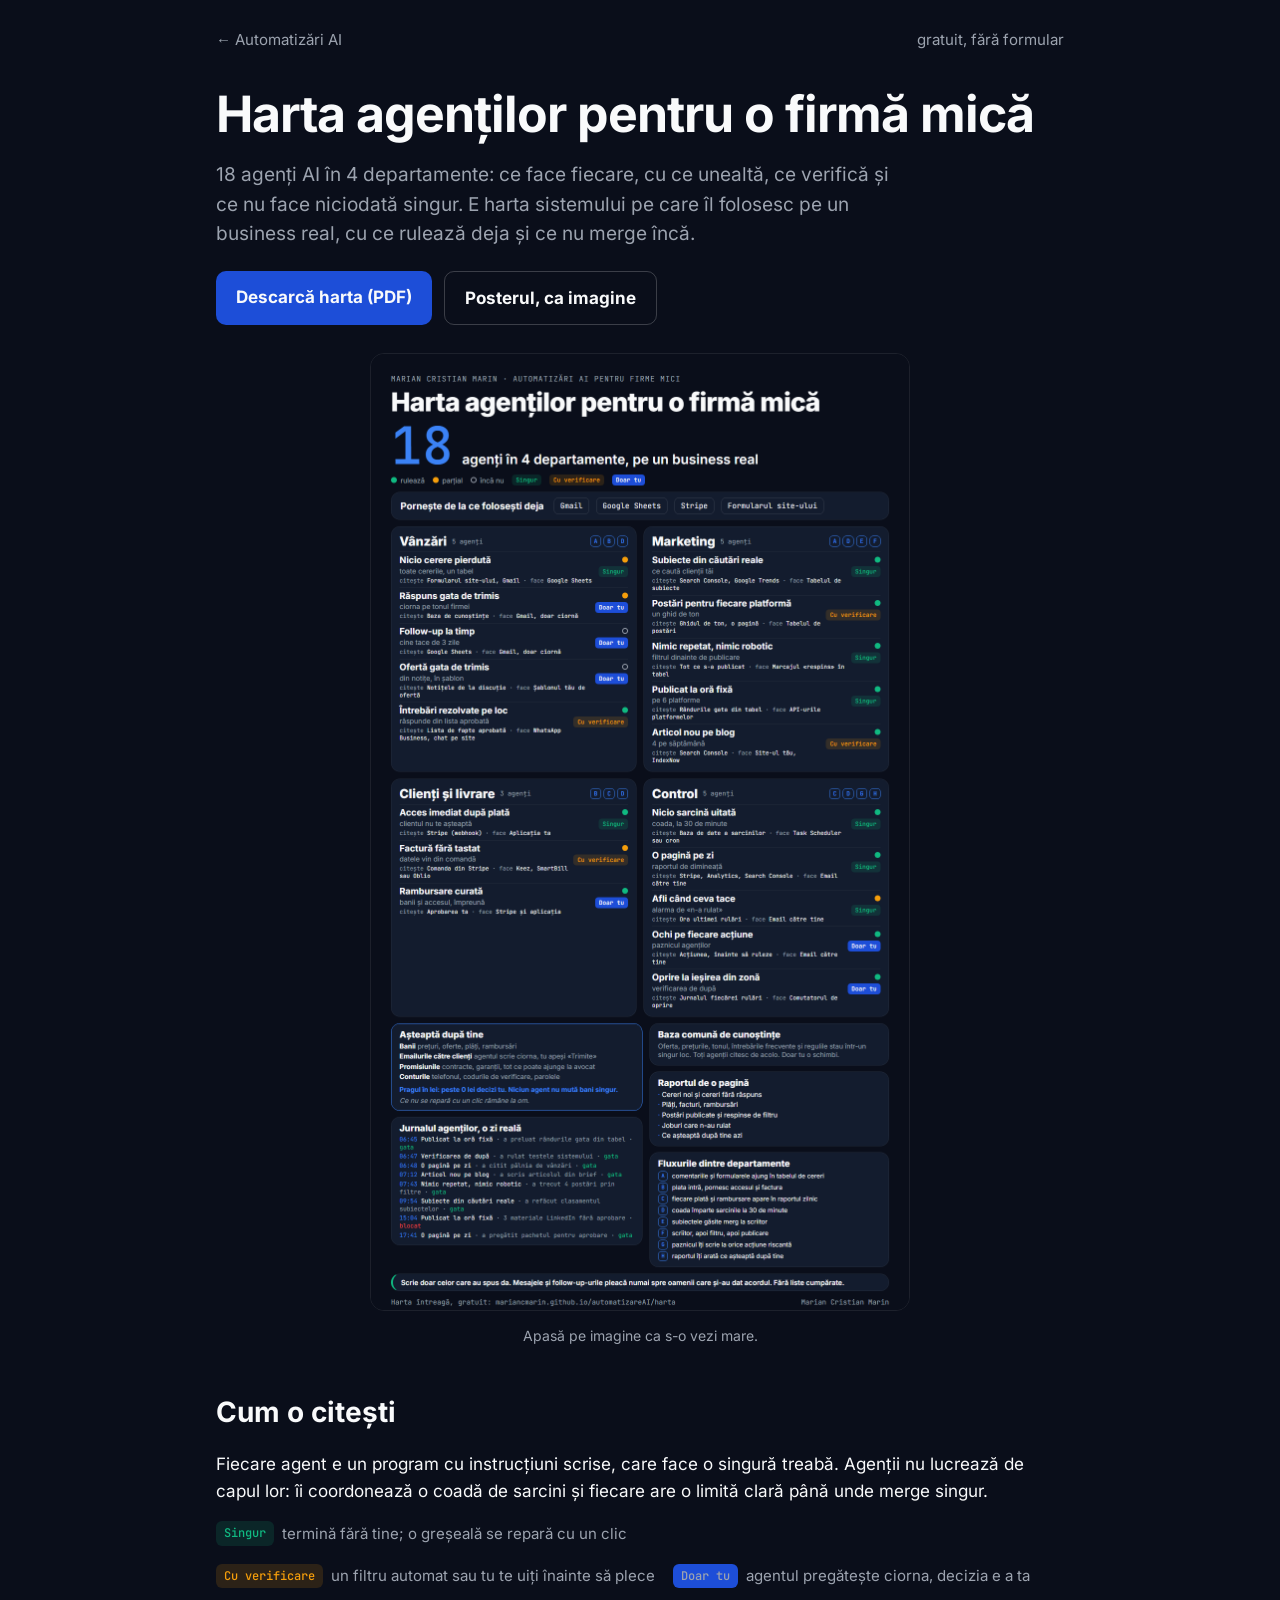
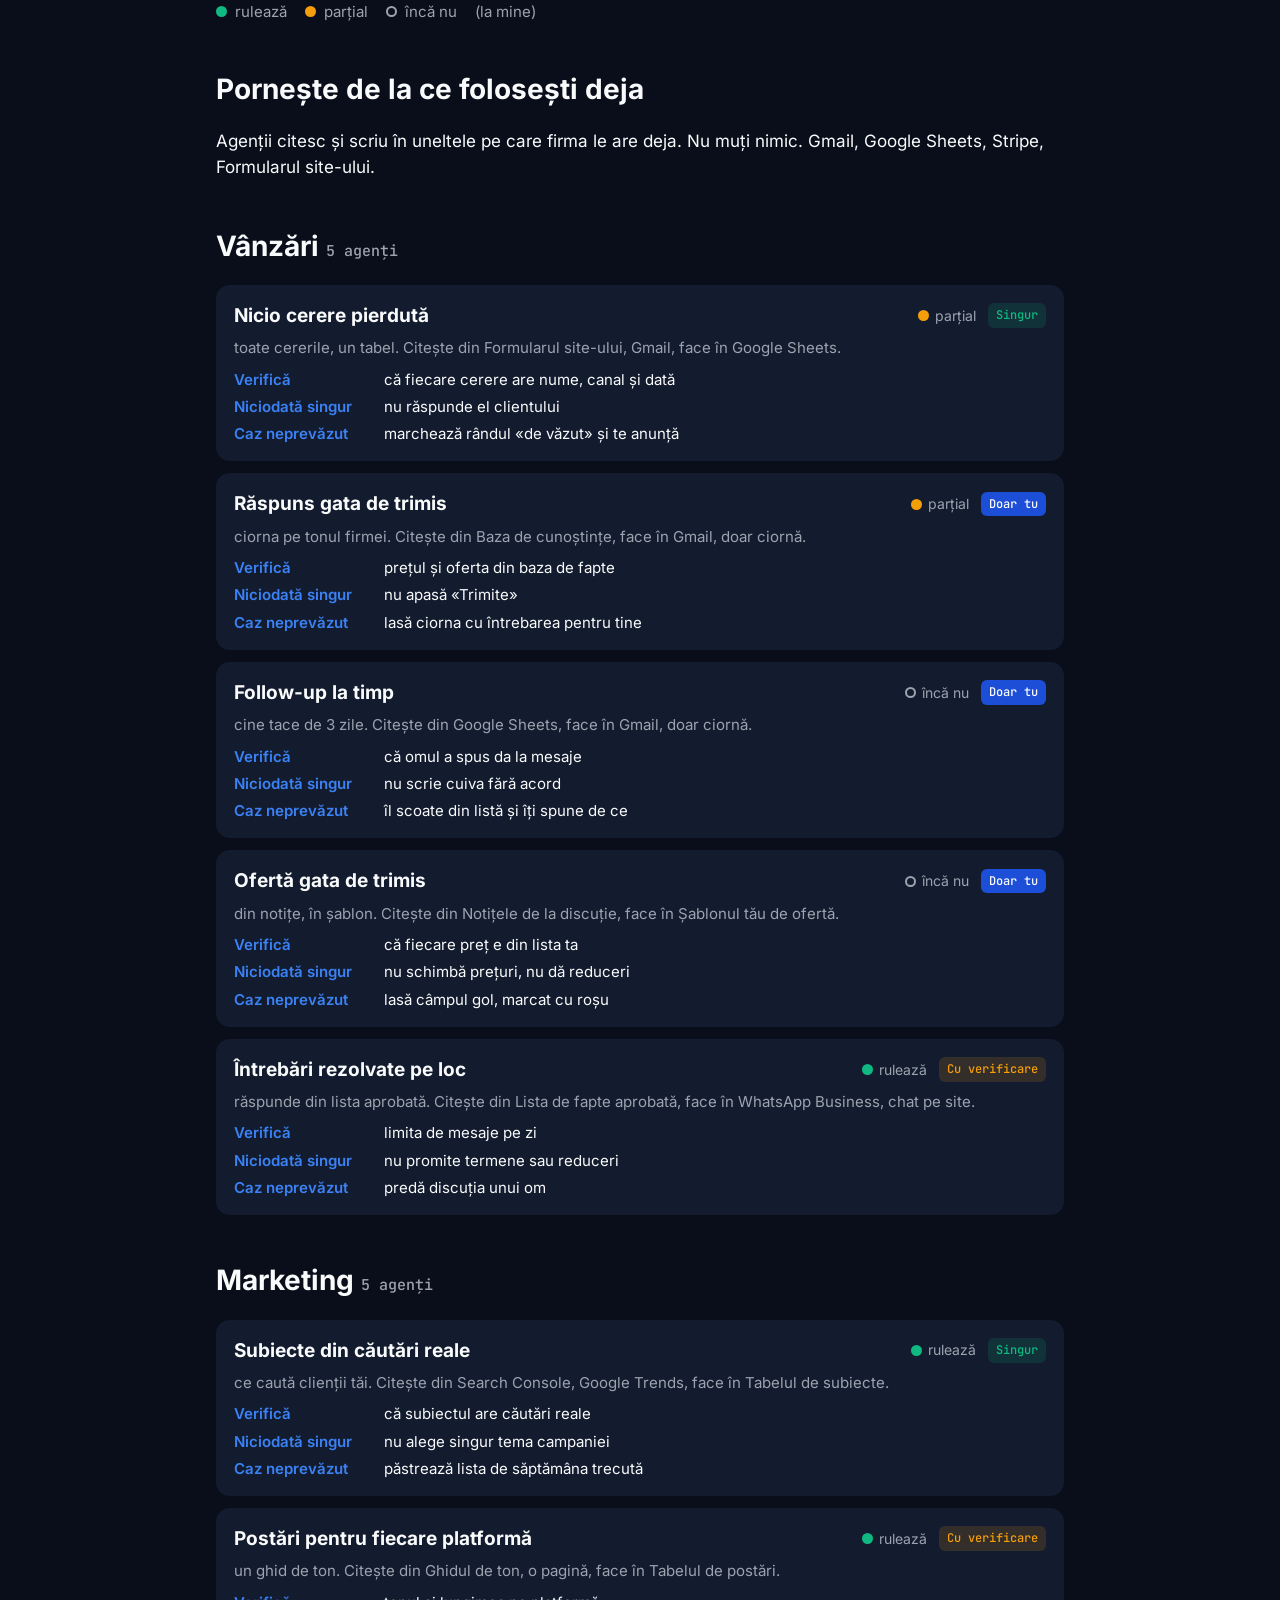
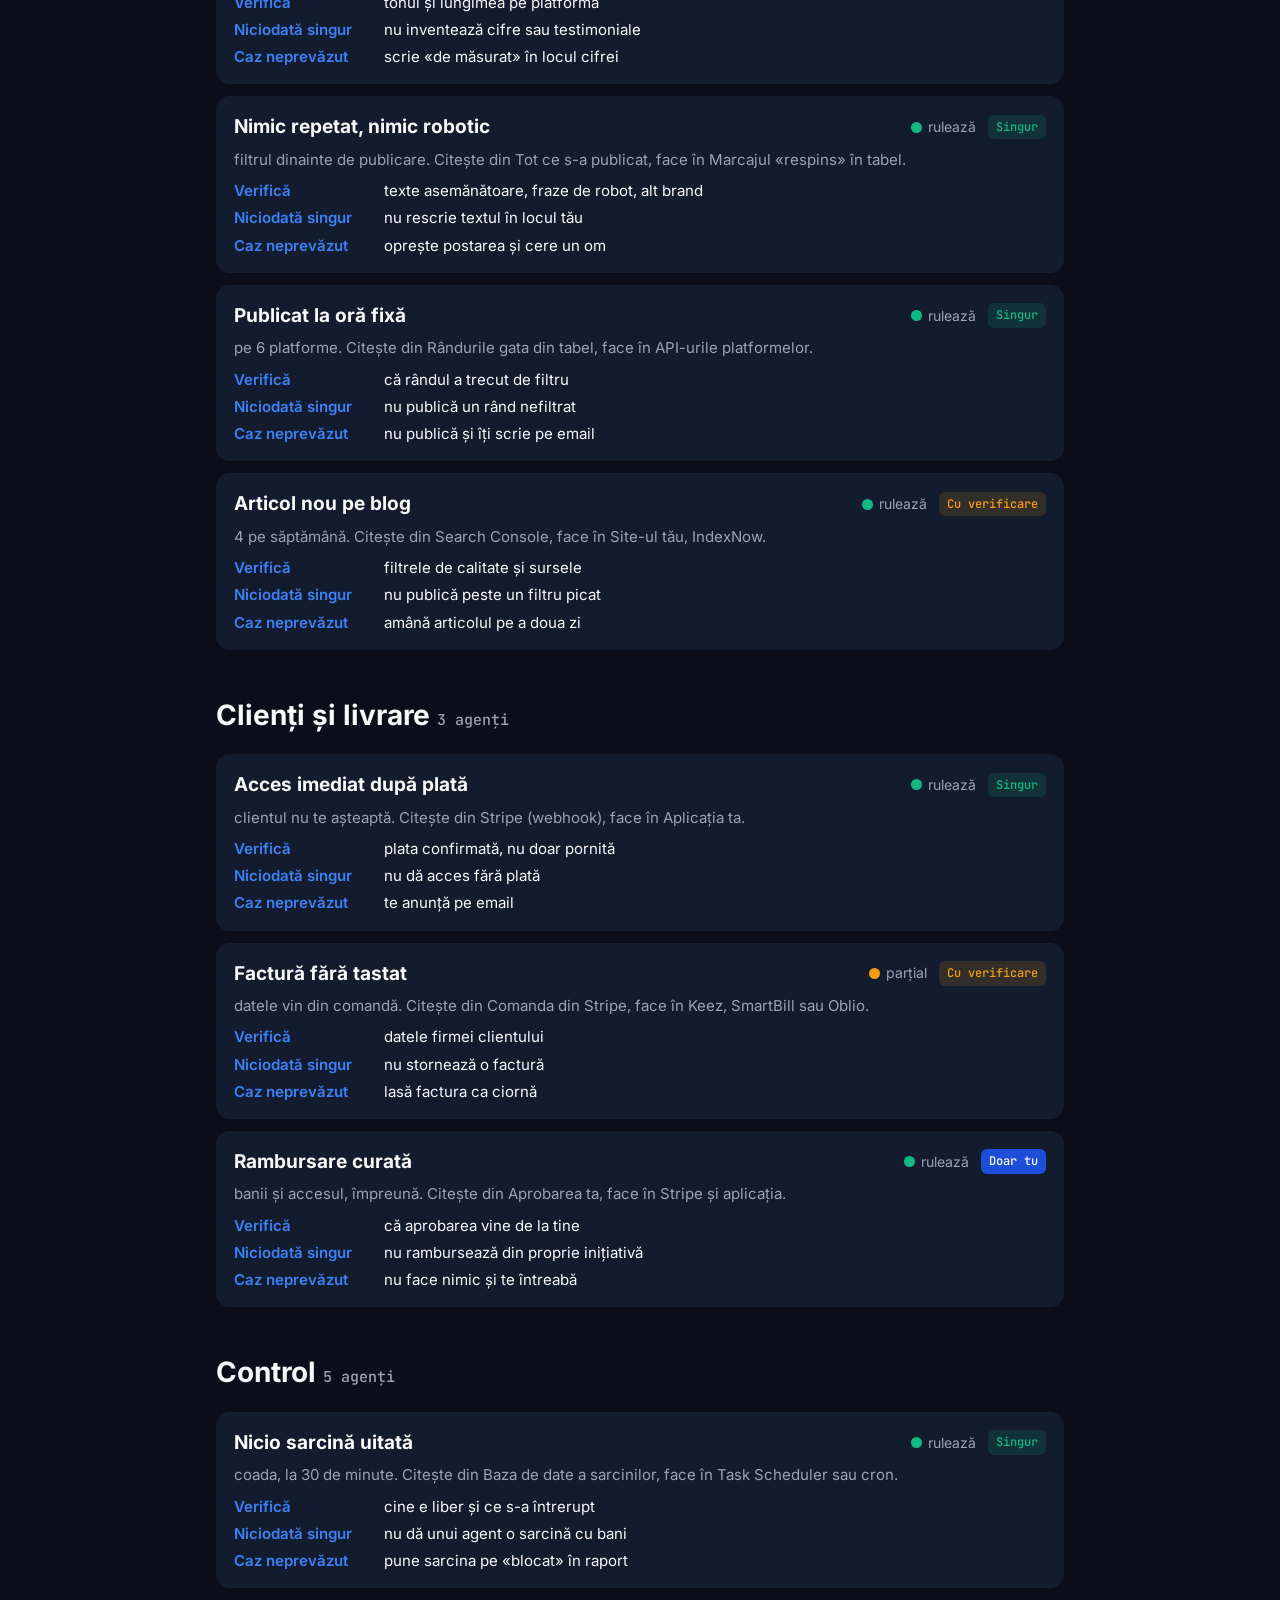
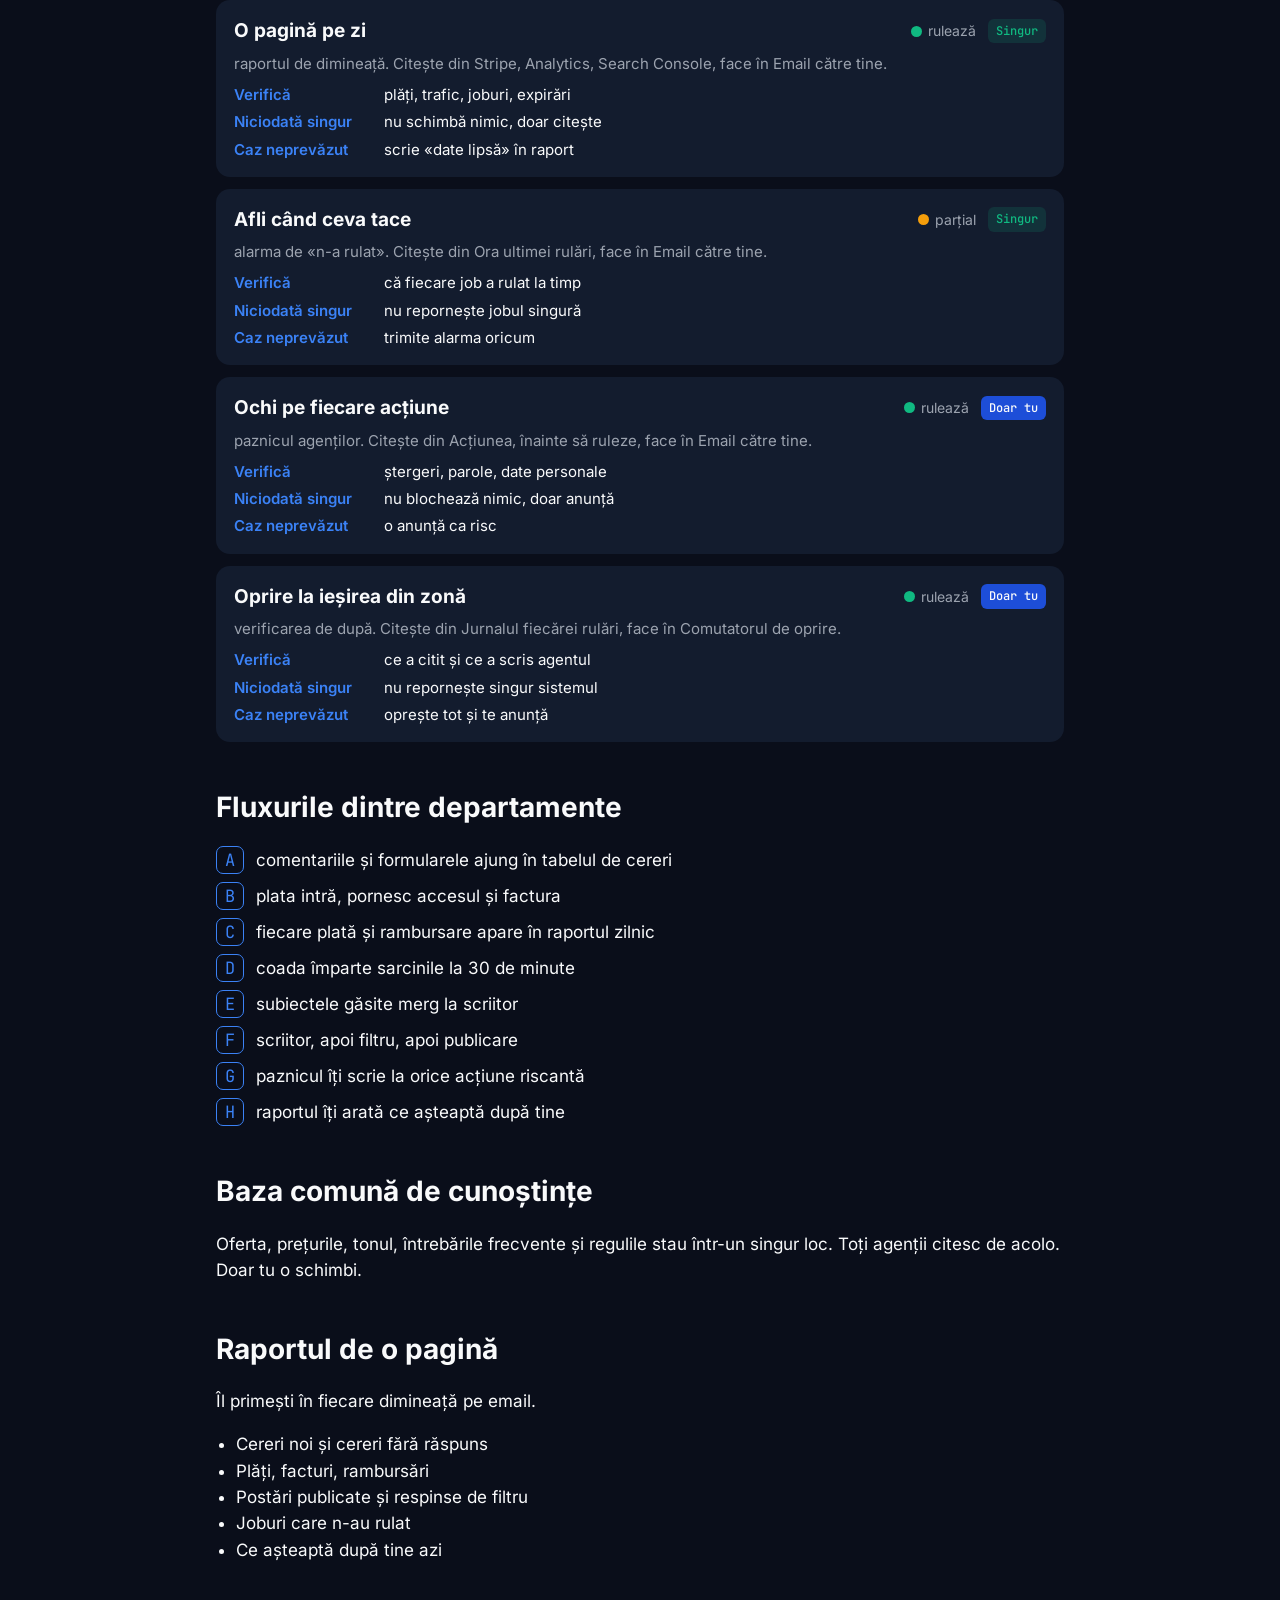
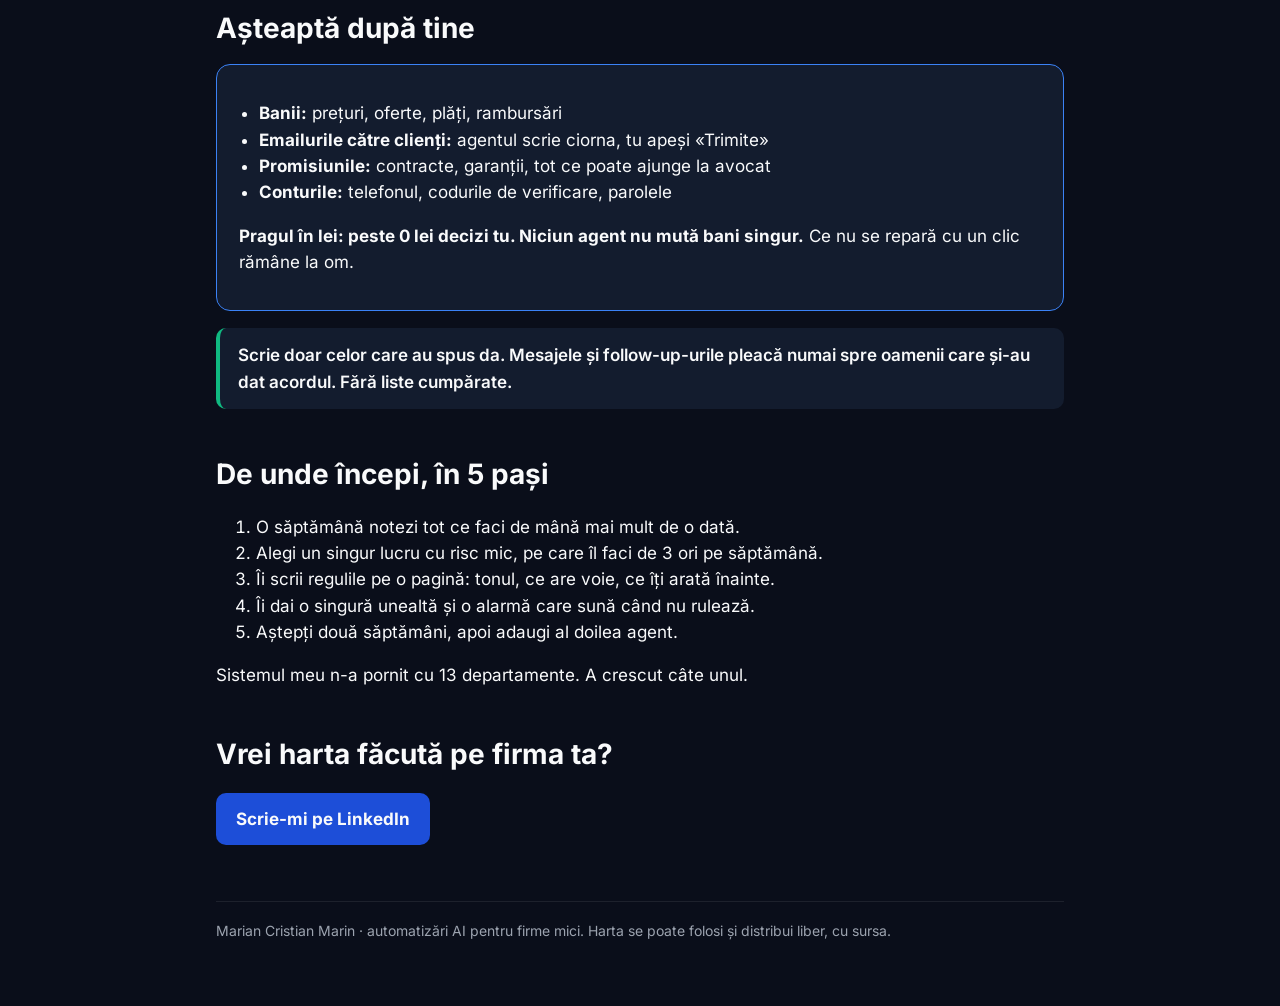
<file: harta/index.html>
<!DOCTYPE html>
<html lang="ro">
<head>
<meta charset="UTF-8">
<meta name="viewport" content="width=device-width, initial-scale=1.0">
<title>Harta agenților pentru o firmă mică (gratuit) - Marian Cristian Marin</title>
<meta name="description" content="Harta gratuită cu 18 agenți AI pentru o firmă mică: ce face fiecare, cu ce unealtă și ce rămâne mereu la tine. Din sistemul pe care îl folosesc pe un business real.">
<link rel="canonical" href="https://mariancmarin.github.io/automatizareAI/harta/">
<meta property="og:title" content="Harta agenților pentru o firmă mică">
<meta property="og:description" content="Harta gratuită cu 18 agenți AI pentru o firmă mică: ce face fiecare, cu ce unealtă și ce rămâne mereu la tine. Din sistemul pe care îl folosesc pe un business real.">
<meta property="og:image" content="https://mariancmarin.github.io/automatizareAI/harta/harta_linkedin_1080x1350.png">
<meta property="og:url" content="https://mariancmarin.github.io/automatizareAI/harta/">
<meta property="og:type" content="article">
<link rel="stylesheet" href="../fonts.css">
<script type="application/ld+json">{"@context": "https://schema.org", "@type": "CreativeWork", "name": "Harta agenților pentru o firmă mică", "description": "Harta gratuită cu 18 agenți AI pentru o firmă mică: ce face fiecare, cu ce unealtă și ce rămâne mereu la tine. Din sistemul pe care îl folosesc pe un business real.", "inLanguage": "ro", "url": "https://mariancmarin.github.io/automatizareAI/harta/", "isAccessibleForFree": true, "author": {"@type": "Person", "name": "Marian Cristian Marin", "url": "https://www.linkedin.com/in/marian-cristian-marin/"}, "image": "https://mariancmarin.github.io/automatizareAI/harta/harta_linkedin_1080x1350.png"}</script>
<style>
:root { --bg: #0A0E1A; --surface: #131C2E; --text: #F9FAFB; --muted: #9CA3AF; --accent: #3B82F6; --accent-strong: #1D4ED8; --good: #10B981; --ok: #F59E0B; }
* { box-sizing: border-box; }
body { margin: 0; background: var(--bg); color: var(--text); font-family: Inter, 'Segoe UI', Arial, sans-serif; line-height: 1.55; font-size: 17px; }
a { color: var(--accent); }
.wrap { max-width: 880px; margin: 0 auto; padding: 28px 16px 64px; }
.top { display: flex; justify-content: space-between; align-items: center; font-size: 15px; }
.top a { color: var(--muted); text-decoration: none; }
h1 { font-size: clamp(32px, 6vw, 50px); line-height: 1.08; letter-spacing: -0.02em; margin: 36px 0 12px; }
.lead { font-size: 19px; color: var(--muted); max-width: 680px; }
.btns { display: flex; gap: 12px; flex-wrap: wrap; margin: 22px 0 28px; }
.btn { display: inline-block; padding: 13px 20px; border-radius: 10px; font-weight: 700; text-decoration: none; }
.btn.pri { background: var(--accent-strong); color: var(--text); }
.btn.sec { border: 1px solid rgba(255,255,255,0.2); color: var(--text); }
.poster img { width: 100%; height: auto; max-width: 540px; display: block; margin: 0 auto; border-radius: 14px; border: 1px solid rgba(255,255,255,0.08); }
.poster p { text-align: center; font-size: 14px; color: var(--muted); }
h2 { font-size: 28px; margin: 44px 0 14px; } h2 small { font-size: 15px; color: var(--muted); font-weight: 500; font-family: 'JetBrains Mono', monospace; }
.muted { color: var(--muted); }
.legend { display: flex; gap: 18px; flex-wrap: wrap; font-size: 15px; color: var(--muted); }
.legend span { display: inline-flex; gap: 8px; align-items: center; }
.dot { display: inline-block; width: 11px; height: 11px; border-radius: 50%; }
.st-ruleaza { background: var(--good); } .st-partial { background: var(--ok); } .st-inca_nu { border: 2px solid var(--muted); }
.tag { font-family: 'JetBrains Mono', monospace; font-size: 12px; font-weight: 500; padding: 3px 8px; border-radius: 6px; white-space: nowrap; }
.niv-singur { background: rgba(16,185,129,0.14); color: var(--good); } .niv-verificare { background: rgba(245,158,11,0.14); color: var(--ok); } .niv-tu { background: var(--accent-strong); }
ul { padding-left: 20px; }
.ags { list-style: none; padding: 0; display: grid; gap: 12px; }
.ag { background: var(--surface); border-radius: 14px; padding: 16px 18px; }
.ag-h { display: flex; gap: 12px; align-items: center; flex-wrap: wrap; }
.ag h3 { margin: 0; font-size: 19px; flex: 1 1 220px; }
.ag .st { display: inline-flex; gap: 6px; align-items: center; font-size: 14px; color: var(--muted); }
.ag p { margin: 6px 0 8px; font-size: 15px; }
.rules { list-style: none; padding: 0; margin: 0; font-size: 15px; display: grid; gap: 4px; }
.rules span { display: inline-block; min-width: 150px; color: var(--accent); font-weight: 600; }
.box { background: var(--surface); border: 1.5px solid var(--accent); border-radius: 14px; padding: 18px 22px; }
.flx { list-style: none; padding: 0; display: grid; gap: 8px; }
.flx li { display: flex; gap: 12px; align-items: center; }
.letter { font-family: 'JetBrains Mono', monospace; display: inline-flex; width: 28px; height: 28px; border-radius: 7px; border: 1.5px solid var(--accent); color: var(--accent); align-items: center; justify-content: center; flex: none; }
.consent { border-left: 4px solid var(--good); background: var(--surface); padding: 14px 18px; border-radius: 10px; font-weight: 600; }
footer { margin-top: 56px; font-size: 14px; color: var(--muted); border-top: 1px solid rgba(255,255,255,0.08); padding-top: 18px; }
@media (max-width: 520px) { .rules span { display: block; min-width: 0; } }
</style>
</head>
<body><div class="wrap">
<div class="top"><a href="../">← Automatizări AI</a><span class="muted">gratuit, fără formular</span></div>
<h1>Harta agenților pentru o firmă mică</h1>
<p class="lead">18 agenți AI în 4 departamente: ce face fiecare, cu ce unealtă, ce verifică și ce nu face niciodată singur. E harta sistemului pe care îl folosesc pe un business real, cu ce rulează deja și ce nu merge încă.</p>
<div class="btns"><a class="btn pri" href="harta_agentilor_firma_mica.pdf" download>Descarcă harta (PDF)</a><a class="btn sec" href="harta_poster_1080x1920.png">Posterul, ca imagine</a></div>
<figure class="poster"><a href="harta_poster_1080x1920.png"><img src="harta_poster_1080x1920.png" width="1080" height="1920" alt="Harta agenților pentru o firmă mică: 18 agenți în vânzări, marketing, clienți și control"></a><p>Apasă pe imagine ca s-o vezi mare.</p></figure>
<h2>Cum o citești</h2>
<p>Fiecare agent e un program cu instrucțiuni scrise, care face o singură treabă. Agenții nu lucrează de capul lor: îi coordonează o coadă de sarcini și fiecare are o limită clară până unde merge singur.</p>
<div class="legend"><span><b class='tag niv-singur'>Singur</b> termină fără tine; o greșeală se repară cu un clic</span><span><b class='tag niv-verificare'>Cu verificare</b> un filtru automat sau tu te uiți înainte să plece</span><span><b class='tag niv-tu'>Doar tu</b> agentul pregătește ciorna, decizia e a ta</span></div>
<p class="legend" style="margin-top:12px"><span><i class='dot st-ruleaza'></i>rulează</span><span><i class='dot st-partial'></i>parțial</span><span><i class='dot st-inca_nu'></i>încă nu</span> <span>(la mine)</span></p>
<h2>Pornește de la ce folosești deja</h2><p>Agenții citesc și scriu în uneltele pe care firma le are deja. Nu muți nimic. Gmail, Google Sheets, Stripe, Formularul site-ului.</p>
<section class='dep'><h2>Vânzări <small>5 agenți</small></h2><ul class='ags'><li class='ag'><div class='ag-h'><h3>Nicio cerere pierdută</h3><span class='st'><i class='dot st-partial'></i>parțial</span><b class='tag niv-singur'>Singur</b></div><p class='muted'>toate cererile, un tabel. Citește din Formularul site-ului, Gmail, face în Google Sheets.</p><ul class='rules'><li><span>Verifică</span>că fiecare cerere are nume, canal și dată</li><li><span>Niciodată singur</span>nu răspunde el clientului</li><li><span>Caz neprevăzut</span>marchează rândul «de văzut» și te anunță</li></ul></li><li class='ag'><div class='ag-h'><h3>Răspuns gata de trimis</h3><span class='st'><i class='dot st-partial'></i>parțial</span><b class='tag niv-tu'>Doar tu</b></div><p class='muted'>ciorna pe tonul firmei. Citește din Baza de cunoștințe, face în Gmail, doar ciornă.</p><ul class='rules'><li><span>Verifică</span>prețul și oferta din baza de fapte</li><li><span>Niciodată singur</span>nu apasă «Trimite»</li><li><span>Caz neprevăzut</span>lasă ciorna cu întrebarea pentru tine</li></ul></li><li class='ag'><div class='ag-h'><h3>Follow-up la timp</h3><span class='st'><i class='dot st-inca_nu'></i>încă nu</span><b class='tag niv-tu'>Doar tu</b></div><p class='muted'>cine tace de 3 zile. Citește din Google Sheets, face în Gmail, doar ciornă.</p><ul class='rules'><li><span>Verifică</span>că omul a spus da la mesaje</li><li><span>Niciodată singur</span>nu scrie cuiva fără acord</li><li><span>Caz neprevăzut</span>îl scoate din listă și îți spune de ce</li></ul></li><li class='ag'><div class='ag-h'><h3>Ofertă gata de trimis</h3><span class='st'><i class='dot st-inca_nu'></i>încă nu</span><b class='tag niv-tu'>Doar tu</b></div><p class='muted'>din notițe, în șablon. Citește din Notițele de la discuție, face în Șablonul tău de ofertă.</p><ul class='rules'><li><span>Verifică</span>că fiecare preț e din lista ta</li><li><span>Niciodată singur</span>nu schimbă prețuri, nu dă reduceri</li><li><span>Caz neprevăzut</span>lasă câmpul gol, marcat cu roșu</li></ul></li><li class='ag'><div class='ag-h'><h3>Întrebări rezolvate pe loc</h3><span class='st'><i class='dot st-ruleaza'></i>rulează</span><b class='tag niv-verificare'>Cu verificare</b></div><p class='muted'>răspunde din lista aprobată. Citește din Lista de fapte aprobată, face în WhatsApp Business, chat pe site.</p><ul class='rules'><li><span>Verifică</span>limita de mesaje pe zi</li><li><span>Niciodată singur</span>nu promite termene sau reduceri</li><li><span>Caz neprevăzut</span>predă discuția unui om</li></ul></li></ul></section><section class='dep'><h2>Marketing <small>5 agenți</small></h2><ul class='ags'><li class='ag'><div class='ag-h'><h3>Subiecte din căutări reale</h3><span class='st'><i class='dot st-ruleaza'></i>rulează</span><b class='tag niv-singur'>Singur</b></div><p class='muted'>ce caută clienții tăi. Citește din Search Console, Google Trends, face în Tabelul de subiecte.</p><ul class='rules'><li><span>Verifică</span>că subiectul are căutări reale</li><li><span>Niciodată singur</span>nu alege singur tema campaniei</li><li><span>Caz neprevăzut</span>păstrează lista de săptămâna trecută</li></ul></li><li class='ag'><div class='ag-h'><h3>Postări pentru fiecare platformă</h3><span class='st'><i class='dot st-ruleaza'></i>rulează</span><b class='tag niv-verificare'>Cu verificare</b></div><p class='muted'>un ghid de ton. Citește din Ghidul de ton, o pagină, face în Tabelul de postări.</p><ul class='rules'><li><span>Verifică</span>tonul și lungimea pe platformă</li><li><span>Niciodată singur</span>nu inventează cifre sau testimoniale</li><li><span>Caz neprevăzut</span>scrie «de măsurat» în locul cifrei</li></ul></li><li class='ag'><div class='ag-h'><h3>Nimic repetat, nimic robotic</h3><span class='st'><i class='dot st-ruleaza'></i>rulează</span><b class='tag niv-singur'>Singur</b></div><p class='muted'>filtrul dinainte de publicare. Citește din Tot ce s-a publicat, face în Marcajul «respins» în tabel.</p><ul class='rules'><li><span>Verifică</span>texte asemănătoare, fraze de robot, alt brand</li><li><span>Niciodată singur</span>nu rescrie textul în locul tău</li><li><span>Caz neprevăzut</span>oprește postarea și cere un om</li></ul></li><li class='ag'><div class='ag-h'><h3>Publicat la oră fixă</h3><span class='st'><i class='dot st-ruleaza'></i>rulează</span><b class='tag niv-singur'>Singur</b></div><p class='muted'>pe 6 platforme. Citește din Rândurile gata din tabel, face în API-urile platformelor.</p><ul class='rules'><li><span>Verifică</span>că rândul a trecut de filtru</li><li><span>Niciodată singur</span>nu publică un rând nefiltrat</li><li><span>Caz neprevăzut</span>nu publică și îți scrie pe email</li></ul></li><li class='ag'><div class='ag-h'><h3>Articol nou pe blog</h3><span class='st'><i class='dot st-ruleaza'></i>rulează</span><b class='tag niv-verificare'>Cu verificare</b></div><p class='muted'>4 pe săptămână. Citește din Search Console, face în Site-ul tău, IndexNow.</p><ul class='rules'><li><span>Verifică</span>filtrele de calitate și sursele</li><li><span>Niciodată singur</span>nu publică peste un filtru picat</li><li><span>Caz neprevăzut</span>amână articolul pe a doua zi</li></ul></li></ul></section><section class='dep'><h2>Clienți și livrare <small>3 agenți</small></h2><ul class='ags'><li class='ag'><div class='ag-h'><h3>Acces imediat după plată</h3><span class='st'><i class='dot st-ruleaza'></i>rulează</span><b class='tag niv-singur'>Singur</b></div><p class='muted'>clientul nu te așteaptă. Citește din Stripe (webhook), face în Aplicația ta.</p><ul class='rules'><li><span>Verifică</span>plata confirmată, nu doar pornită</li><li><span>Niciodată singur</span>nu dă acces fără plată</li><li><span>Caz neprevăzut</span>te anunță pe email</li></ul></li><li class='ag'><div class='ag-h'><h3>Factură fără tastat</h3><span class='st'><i class='dot st-partial'></i>parțial</span><b class='tag niv-verificare'>Cu verificare</b></div><p class='muted'>datele vin din comandă. Citește din Comanda din Stripe, face în Keez, SmartBill sau Oblio.</p><ul class='rules'><li><span>Verifică</span>datele firmei clientului</li><li><span>Niciodată singur</span>nu stornează o factură</li><li><span>Caz neprevăzut</span>lasă factura ca ciornă</li></ul></li><li class='ag'><div class='ag-h'><h3>Rambursare curată</h3><span class='st'><i class='dot st-ruleaza'></i>rulează</span><b class='tag niv-tu'>Doar tu</b></div><p class='muted'>banii și accesul, împreună. Citește din Aprobarea ta, face în Stripe și aplicația.</p><ul class='rules'><li><span>Verifică</span>că aprobarea vine de la tine</li><li><span>Niciodată singur</span>nu rambursează din proprie inițiativă</li><li><span>Caz neprevăzut</span>nu face nimic și te întreabă</li></ul></li></ul></section><section class='dep'><h2>Control <small>5 agenți</small></h2><ul class='ags'><li class='ag'><div class='ag-h'><h3>Nicio sarcină uitată</h3><span class='st'><i class='dot st-ruleaza'></i>rulează</span><b class='tag niv-singur'>Singur</b></div><p class='muted'>coada, la 30 de minute. Citește din Baza de date a sarcinilor, face în Task Scheduler sau cron.</p><ul class='rules'><li><span>Verifică</span>cine e liber și ce s-a întrerupt</li><li><span>Niciodată singur</span>nu dă unui agent o sarcină cu bani</li><li><span>Caz neprevăzut</span>pune sarcina pe «blocat» în raport</li></ul></li><li class='ag'><div class='ag-h'><h3>O pagină pe zi</h3><span class='st'><i class='dot st-ruleaza'></i>rulează</span><b class='tag niv-singur'>Singur</b></div><p class='muted'>raportul de dimineață. Citește din Stripe, Analytics, Search Console, face în Email către tine.</p><ul class='rules'><li><span>Verifică</span>plăți, trafic, joburi, expirări</li><li><span>Niciodată singur</span>nu schimbă nimic, doar citește</li><li><span>Caz neprevăzut</span>scrie «date lipsă» în raport</li></ul></li><li class='ag'><div class='ag-h'><h3>Afli când ceva tace</h3><span class='st'><i class='dot st-partial'></i>parțial</span><b class='tag niv-singur'>Singur</b></div><p class='muted'>alarma de «n-a rulat». Citește din Ora ultimei rulări, face în Email către tine.</p><ul class='rules'><li><span>Verifică</span>că fiecare job a rulat la timp</li><li><span>Niciodată singur</span>nu repornește jobul singură</li><li><span>Caz neprevăzut</span>trimite alarma oricum</li></ul></li><li class='ag'><div class='ag-h'><h3>Ochi pe fiecare acțiune</h3><span class='st'><i class='dot st-ruleaza'></i>rulează</span><b class='tag niv-tu'>Doar tu</b></div><p class='muted'>paznicul agenților. Citește din Acțiunea, înainte să ruleze, face în Email către tine.</p><ul class='rules'><li><span>Verifică</span>ștergeri, parole, date personale</li><li><span>Niciodată singur</span>nu blochează nimic, doar anunță</li><li><span>Caz neprevăzut</span>o anunță ca risc</li></ul></li><li class='ag'><div class='ag-h'><h3>Oprire la ieșirea din zonă</h3><span class='st'><i class='dot st-ruleaza'></i>rulează</span><b class='tag niv-tu'>Doar tu</b></div><p class='muted'>verificarea de după. Citește din Jurnalul fiecărei rulări, face în Comutatorul de oprire.</p><ul class='rules'><li><span>Verifică</span>ce a citit și ce a scris agentul</li><li><span>Niciodată singur</span>nu repornește singur sistemul</li><li><span>Caz neprevăzut</span>oprește tot și te anunță</li></ul></li></ul></section>
<h2>Fluxurile dintre departamente</h2><ul class="flx"><li><span class='letter'>A</span>comentariile și formularele ajung în tabelul de cereri</li><li><span class='letter'>B</span>plata intră, pornesc accesul și factura</li><li><span class='letter'>C</span>fiecare plată și rambursare apare în raportul zilnic</li><li><span class='letter'>D</span>coada împarte sarcinile la 30 de minute</li><li><span class='letter'>E</span>subiectele găsite merg la scriitor</li><li><span class='letter'>F</span>scriitor, apoi filtru, apoi publicare</li><li><span class='letter'>G</span>paznicul îți scrie la orice acțiune riscantă</li><li><span class='letter'>H</span>raportul îți arată ce așteaptă după tine</li></ul>
<h2>Baza comună de cunoștințe</h2><p>Oferta, prețurile, tonul, întrebările frecvente și regulile stau într-un singur loc. Toți agenții citesc de acolo. Doar tu o schimbi.</p>
<h2>Raportul de o pagină</h2><p>Îl primești în fiecare dimineață pe email.</p><ul><li>Cereri noi și cereri fără răspuns</li><li>Plăți, facturi, rambursări</li><li>Postări publicate și respinse de filtru</li><li>Joburi care n-au rulat</li><li>Ce așteaptă după tine azi</li></ul>
<h2>Așteaptă după tine</h2><div class="box"><ul><li><b>Banii:</b> prețuri, oferte, plăți, rambursări</li><li><b>Emailurile către clienți:</b> agentul scrie ciorna, tu apeși «Trimite»</li><li><b>Promisiunile:</b> contracte, garanții, tot ce poate ajunge la avocat</li><li><b>Conturile:</b> telefonul, codurile de verificare, parolele</li></ul><p><b>Pragul în lei: peste 0 lei decizi tu. Niciun agent nu mută bani singur.</b> Ce nu se repară cu un clic rămâne la om.</p></div>
<p class="consent">Scrie doar celor care au spus da. Mesajele și follow-up-urile pleacă numai spre oamenii care și-au dat acordul. Fără liste cumpărate.</p>
<h2>De unde începi, în 5 pași</h2><ol><li>O săptămână notezi tot ce faci de mână mai mult de o dată.</li><li>Alegi un singur lucru cu risc mic, pe care îl faci de 3 ori pe săptămână.</li><li>Îi scrii regulile pe o pagină: tonul, ce are voie, ce îți arată înainte.</li><li>Îi dai o singură unealtă și o alarmă care sună când nu rulează.</li><li>Aștepți două săptămâni, apoi adaugi al doilea agent.</li></ol><p>Sistemul meu n-a pornit cu 13 departamente. A crescut câte unul.</p>
<h2>Vrei harta făcută pe firma ta?</h2><p><a class="btn pri" href="https://www.linkedin.com/in/marian-cristian-marin/" rel="noopener">Scrie-mi pe LinkedIn</a></p>
<footer>Marian Cristian Marin · automatizări AI pentru firme mici. Harta se poate folosi și distribui liber, cu sursa.</footer>
</div></body></html>
</file>
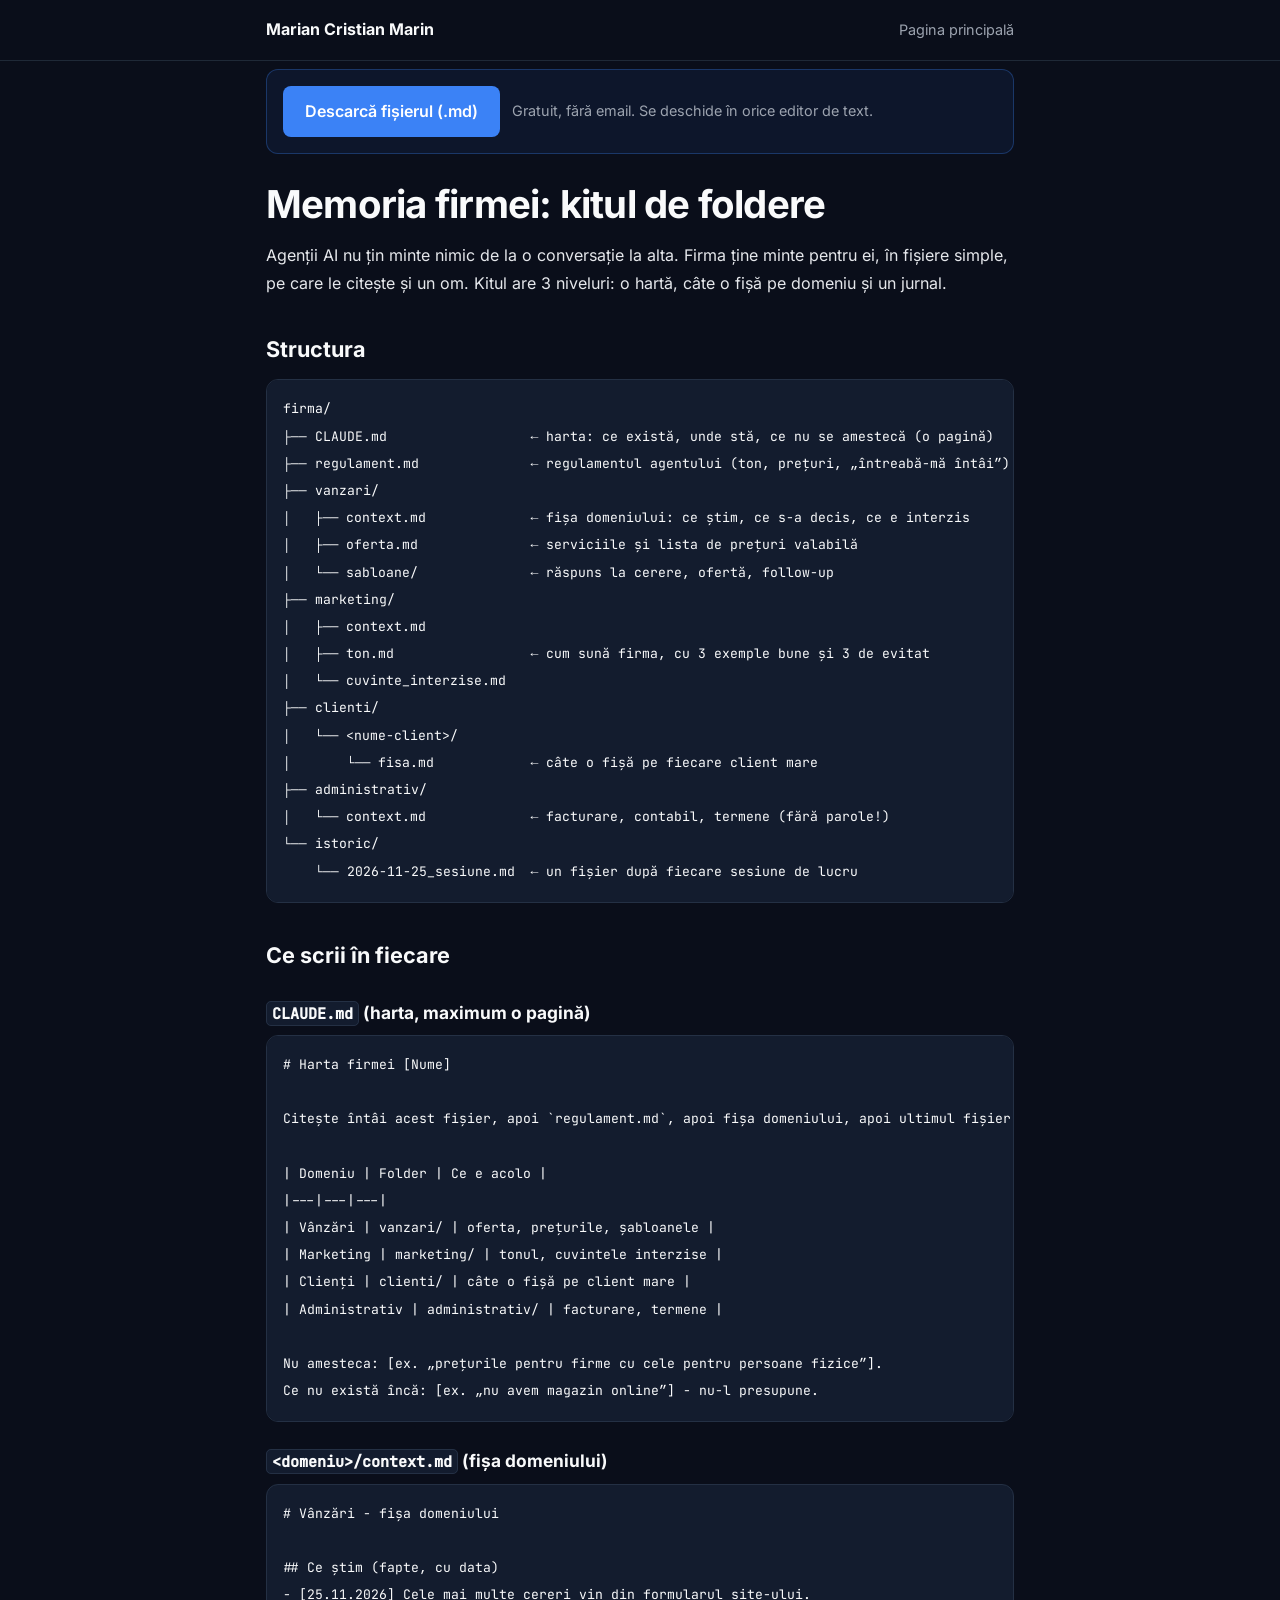
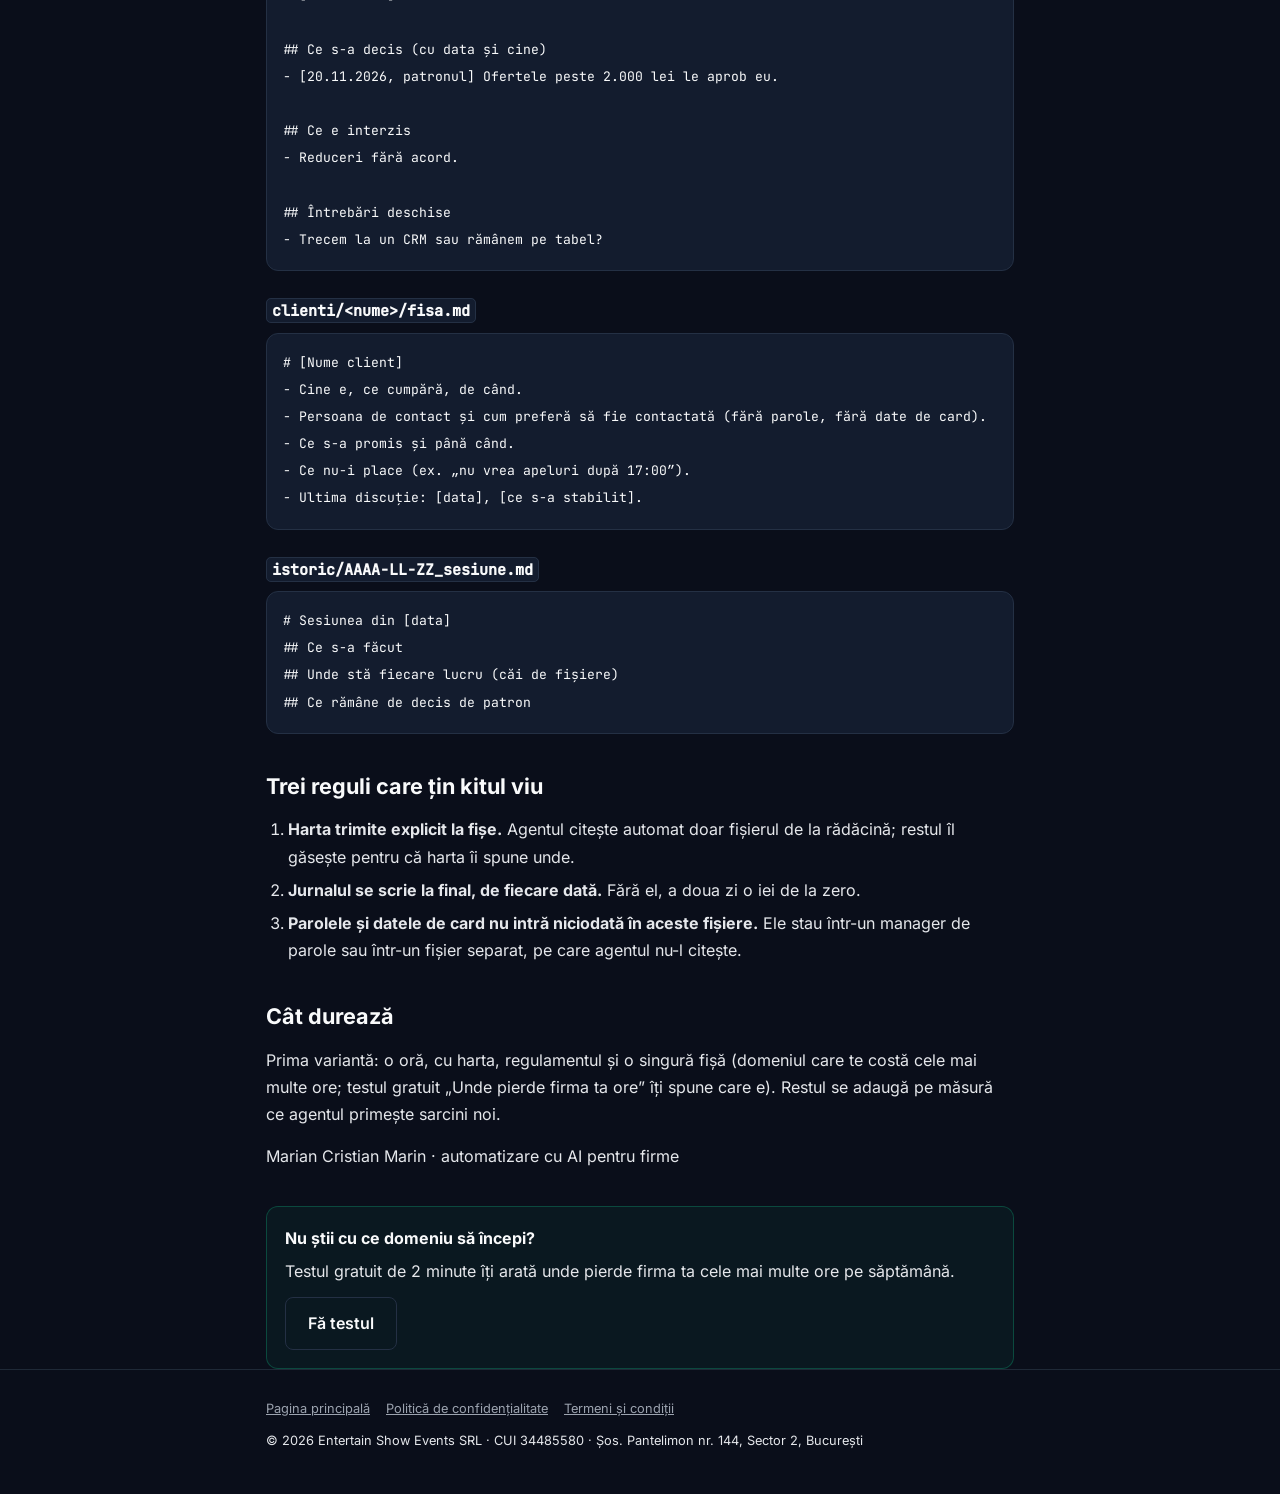
<file: memoria-firmei.html>
<!DOCTYPE html>
<html lang="ro">
<head>
  <meta charset="UTF-8" />
  <meta name="viewport" content="width=device-width, initial-scale=1.0" />
  <title>Memoria firmei: kitul de foldere pentru agenți AI - gratuit</title>
  <meta name="description" content="Structura de foldere cu care un agent AI ține minte firma ta: harta, o fișă pe domeniu, o fișă pe client și jurnalul de sesiuni. Gratuit, cu exemple de completat." />
  <link rel="canonical" href="https://mariancmarin.github.io/automatizareAI/memoria-firmei.html" />
  <meta property="og:title" content="Memoria firmei: kitul de foldere pentru agenți AI - gratuit" />
  <meta property="og:description" content="Structura de foldere cu care un agent AI ține minte firma ta: harta, o fișă pe domeniu, o fișă pe client și jurnalul de sesiuni. Gratuit, cu exemple de completat." />
  <meta property="og:url" content="https://mariancmarin.github.io/automatizareAI/memoria-firmei.html" />
  <link href="fonts.css" rel="stylesheet" />
  <style>
*, *::before, *::after { box-sizing: border-box; margin: 0; padding: 0; }
:root { --bg: #0A0E1A; --card: #131C2E; --blue: #3B82F6; --green: #10B981; --text: #F9FAFB; --muted: #9CA3AF; --border: #1F2937; --border2: #243044; }
body { background: var(--bg); color: var(--text); font-family: 'Inter', 'Segoe UI', Arial, sans-serif; font-size: 16px; line-height: 1.7; -webkit-font-smoothing: antialiased; }
a { color: var(--blue); }
.c { max-width: 780px; margin: 0 auto; padding: 0 16px; }
nav { border-bottom: 1px solid var(--border); }
nav .c { display: flex; justify-content: space-between; align-items: center; height: 60px; gap: 12px; }
nav a { color: var(--text); text-decoration: none; font-weight: 700; }
nav a.m { color: var(--muted); font-weight: 400; font-size: 0.9rem; }
main { padding: 40px 0 24px; }
h1 { font-size: clamp(1.7rem, 5vw, 2.4rem); line-height: 1.15; letter-spacing: -0.02em; margin-bottom: 16px; }
h2 { font-size: 1.35rem; margin: 34px 0 12px; }
h3 { font-size: 1.08rem; margin: 24px 0 8px; }
p, ul, ol { margin-bottom: 14px; color: #E5E7EB; }
ul, ol { padding-left: 22px; }
li { margin-bottom: 6px; }
hr { border: none; border-top: 1px solid var(--border); margin: 28px 0; }
code { font-family: 'JetBrains Mono', Consolas, monospace; font-size: 0.88em; background: var(--card); border: 1px solid var(--border2); border-radius: 5px; padding: 1px 5px; }
pre { background: var(--card); border: 1px solid var(--border2); border-radius: 12px; padding: 16px; overflow-x: auto; margin: 0 0 18px; }
pre code { background: none; border: none; padding: 0; font-size: 0.82rem; line-height: 1.55; white-space: pre; }
.tw { overflow-x: auto; margin-bottom: 18px; }
table { width: 100%; border-collapse: collapse; font-size: 0.92rem; }
th, td { text-align: left; padding: 9px 8px; border-bottom: 1px solid var(--border); vertical-align: top; }
th { color: var(--text); }
.dl { display: flex; flex-wrap: wrap; gap: 12px; align-items: center; background: rgba(59,130,246,0.08); border: 1px solid rgba(59,130,246,0.3); border-radius: 12px; padding: 16px; margin: 8px 0 28px; }
.btn { display: inline-block; background: var(--blue); color: #fff; text-decoration: none; font-weight: 600; padding: 12px 22px; border-radius: 8px; }
.btn.g { background: transparent; border: 1px solid var(--border2); color: var(--text); }
.more { margin-top: 36px; background: rgba(16,185,129,0.06); border: 1px solid rgba(16,185,129,0.3); border-radius: 12px; padding: 18px; }
footer { border-top: 1px solid var(--border); padding: 28px 0; color: var(--muted); font-size: 0.8rem; }
footer a { color: var(--muted); margin-right: 16px; }
  </style>
</head>
<body>
  <nav><div class="c"><a href="index.html">Marian Cristian Marin</a><a class="m" href="index.html">Pagina principală</a></div></nav>
  <main class="c">
    <div class="dl"><a class="btn" href="memoria_firmei_kit.md" download>Descarcă fișierul (.md)</a><span style="color:var(--muted);font-size:0.9rem">Gratuit, fără email. Se deschide în orice editor de text.</span></div>
<h1>Memoria firmei: kitul de foldere</h1>
<p>Agenții AI nu țin minte nimic de la o conversație la alta. Firma ține minte pentru ei, în fișiere simple, pe care le citește și un om. Kitul are 3 niveluri: o hartă, câte o fișă pe domeniu și un jurnal.</p>
<h2>Structura</h2>
<pre><code>firma/
├── CLAUDE.md                  ← harta: ce există, unde stă, ce nu se amestecă (o pagină)
├── regulament.md              ← regulamentul agentului (ton, prețuri, „întreabă-mă întâi”)
├── vanzari/
│   ├── context.md             ← fișa domeniului: ce știm, ce s-a decis, ce e interzis
│   ├── oferta.md              ← serviciile și lista de prețuri valabilă
│   └── sabloane/              ← răspuns la cerere, ofertă, follow-up
├── marketing/
│   ├── context.md
│   ├── ton.md                 ← cum sună firma, cu 3 exemple bune și 3 de evitat
│   └── cuvinte_interzise.md
├── clienti/
│   └── &lt;nume-client&gt;/
│       └── fisa.md            ← câte o fișă pe fiecare client mare
├── administrativ/
│   └── context.md             ← facturare, contabil, termene (fără parole!)
└── istoric/
    └── 2026-11-25_sesiune.md  ← un fișier după fiecare sesiune de lucru</code></pre>
<h2>Ce scrii în fiecare</h2>
<h3><code>CLAUDE.md</code> (harta, maximum o pagină)</h3>
<pre><code># Harta firmei [Nume]

Citește întâi acest fișier, apoi `regulament.md`, apoi fișa domeniului, apoi ultimul fișier din `istoric/`.

| Domeniu | Folder | Ce e acolo |
|---|---|---|
| Vânzări | vanzari/ | oferta, prețurile, șabloanele |
| Marketing | marketing/ | tonul, cuvintele interzise |
| Clienți | clienti/ | câte o fișă pe client mare |
| Administrativ | administrativ/ | facturare, termene |

Nu amesteca: [ex. „prețurile pentru firme cu cele pentru persoane fizice”].
Ce nu există încă: [ex. „nu avem magazin online”] - nu-l presupune.</code></pre>
<h3><code>&lt;domeniu&gt;/context.md</code> (fișa domeniului)</h3>
<pre><code># Vânzări - fișa domeniului

## Ce știm (fapte, cu data)
- [25.11.2026] Cele mai multe cereri vin din formularul site-ului.

## Ce s-a decis (cu data și cine)
- [20.11.2026, patronul] Ofertele peste 2.000 lei le aprob eu.

## Ce e interzis
- Reduceri fără acord.

## Întrebări deschise
- Trecem la un CRM sau rămânem pe tabel?</code></pre>
<h3><code>clienti/&lt;nume&gt;/fisa.md</code></h3>
<pre><code># [Nume client]
- Cine e, ce cumpără, de când.
- Persoana de contact și cum preferă să fie contactată (fără parole, fără date de card).
- Ce s-a promis și până când.
- Ce nu-i place (ex. „nu vrea apeluri după 17:00”).
- Ultima discuție: [data], [ce s-a stabilit].</code></pre>
<h3><code>istoric/AAAA-LL-ZZ_sesiune.md</code></h3>
<pre><code># Sesiunea din [data]
## Ce s-a făcut
## Unde stă fiecare lucru (căi de fișiere)
## Ce rămâne de decis de patron</code></pre>
<h2>Trei reguli care țin kitul viu</h2>
<ol><li><strong>Harta trimite explicit la fișe.</strong> Agentul citește automat doar fișierul de la rădăcină; restul îl găsește pentru că harta îi spune unde.</li><li><strong>Jurnalul se scrie la final, de fiecare dată.</strong> Fără el, a doua zi o iei de la zero.</li><li><strong>Parolele și datele de card nu intră niciodată în aceste fișiere.</strong> Ele stau într-un manager de parole sau într-un fișier separat, pe care agentul nu-l citește.</li></ol>
<h2>Cât durează</h2>
<p>Prima variantă: o oră, cu harta, regulamentul și o singură fișă (domeniul care te costă cele mai multe ore; testul gratuit „Unde pierde firma ta ore” îți spune care e). Restul se adaugă pe măsură ce agentul primește sarcini noi.</p>
<p>Marian Cristian Marin · automatizare cu AI pentru firme</p>
    <div class="more">
      <strong>Nu știi cu ce domeniu să începi?</strong>
      <p style="margin:6px 0 12px">Testul gratuit de 2 minute îți arată unde pierde firma ta cele mai multe ore pe săptămână.</p>
      <a class="btn g" href="scan.html">Fă testul</a>
    </div>
  </main>
  <footer><div class="c">
    <a href="index.html">Pagina principală</a><a href="privacy.html">Politică de confidențialitate</a><a href="terms.html">Termeni și condiții</a>
    <p style="margin-top:10px">© 2026 Entertain Show Events SRL · CUI 34485580 · Șos. Pantelimon nr. 144, Sector 2, București</p>
  </div></footer>
</body>
</html>
</file>
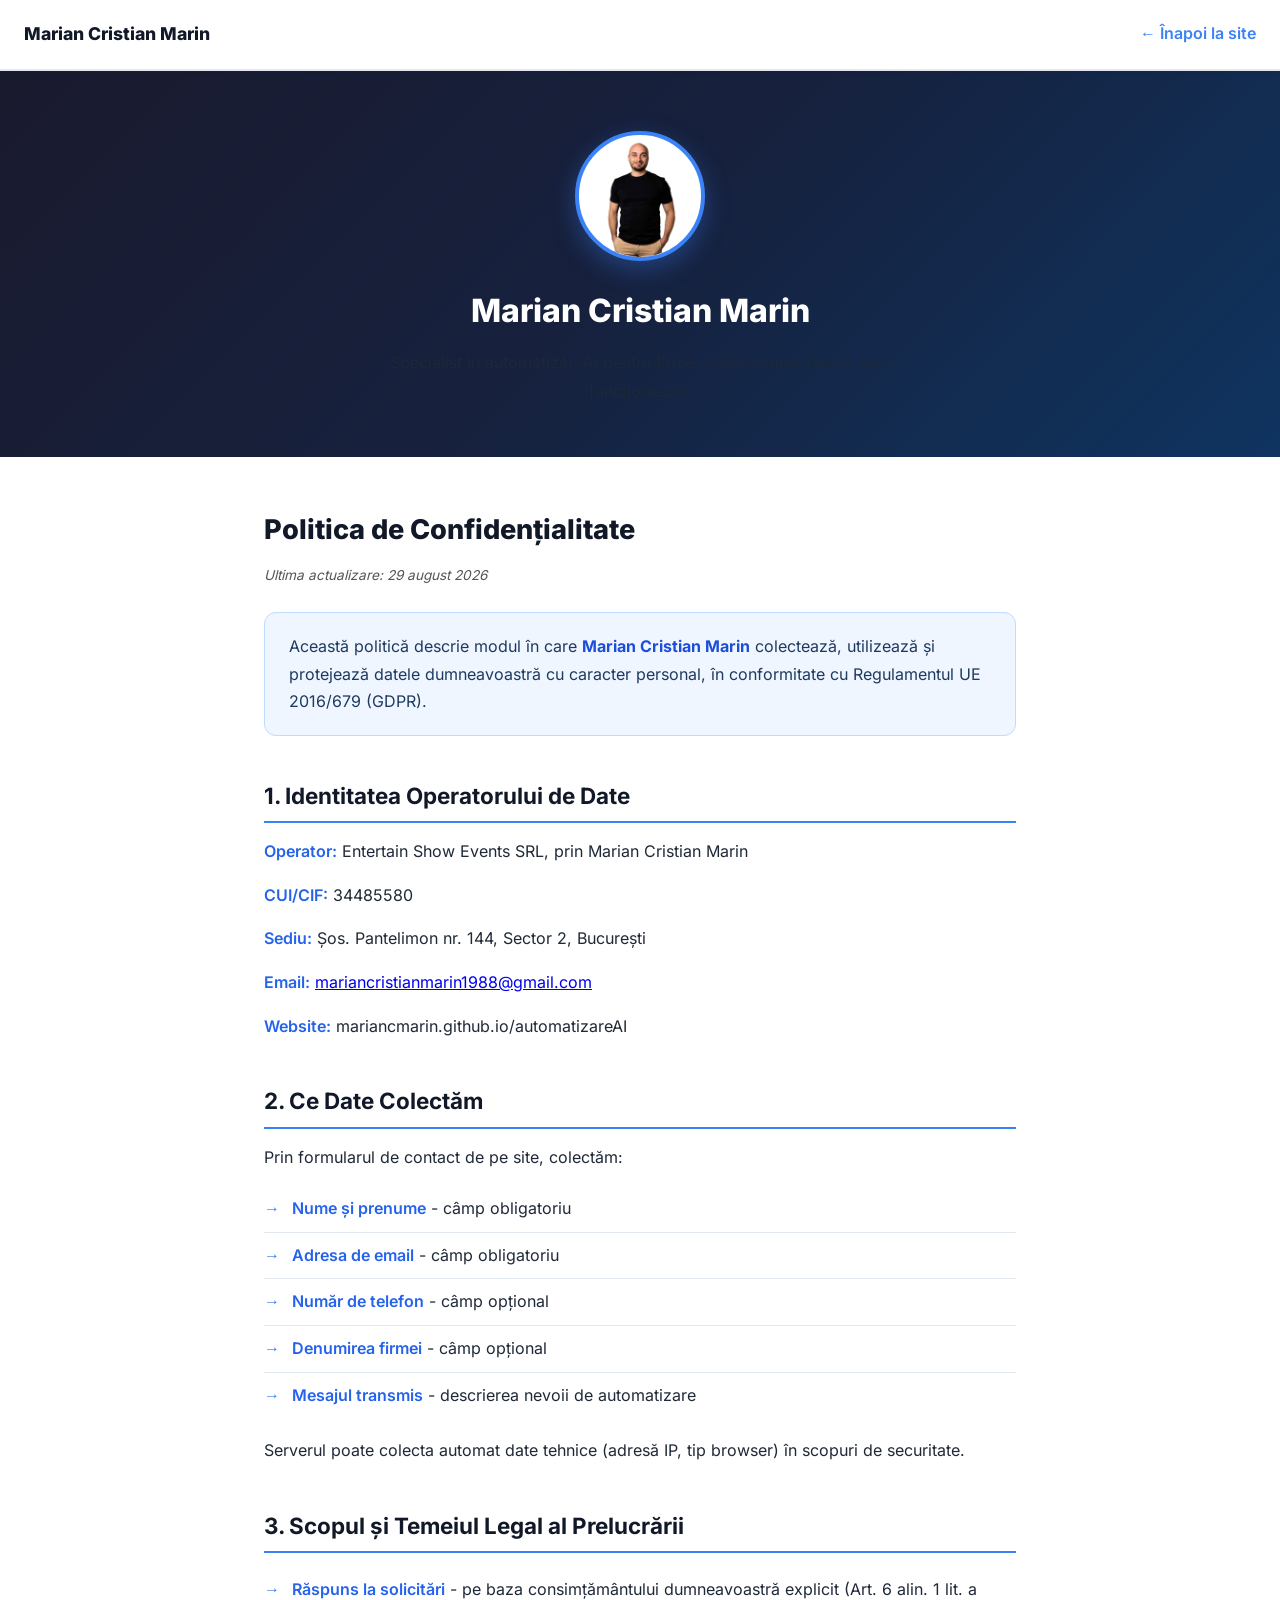
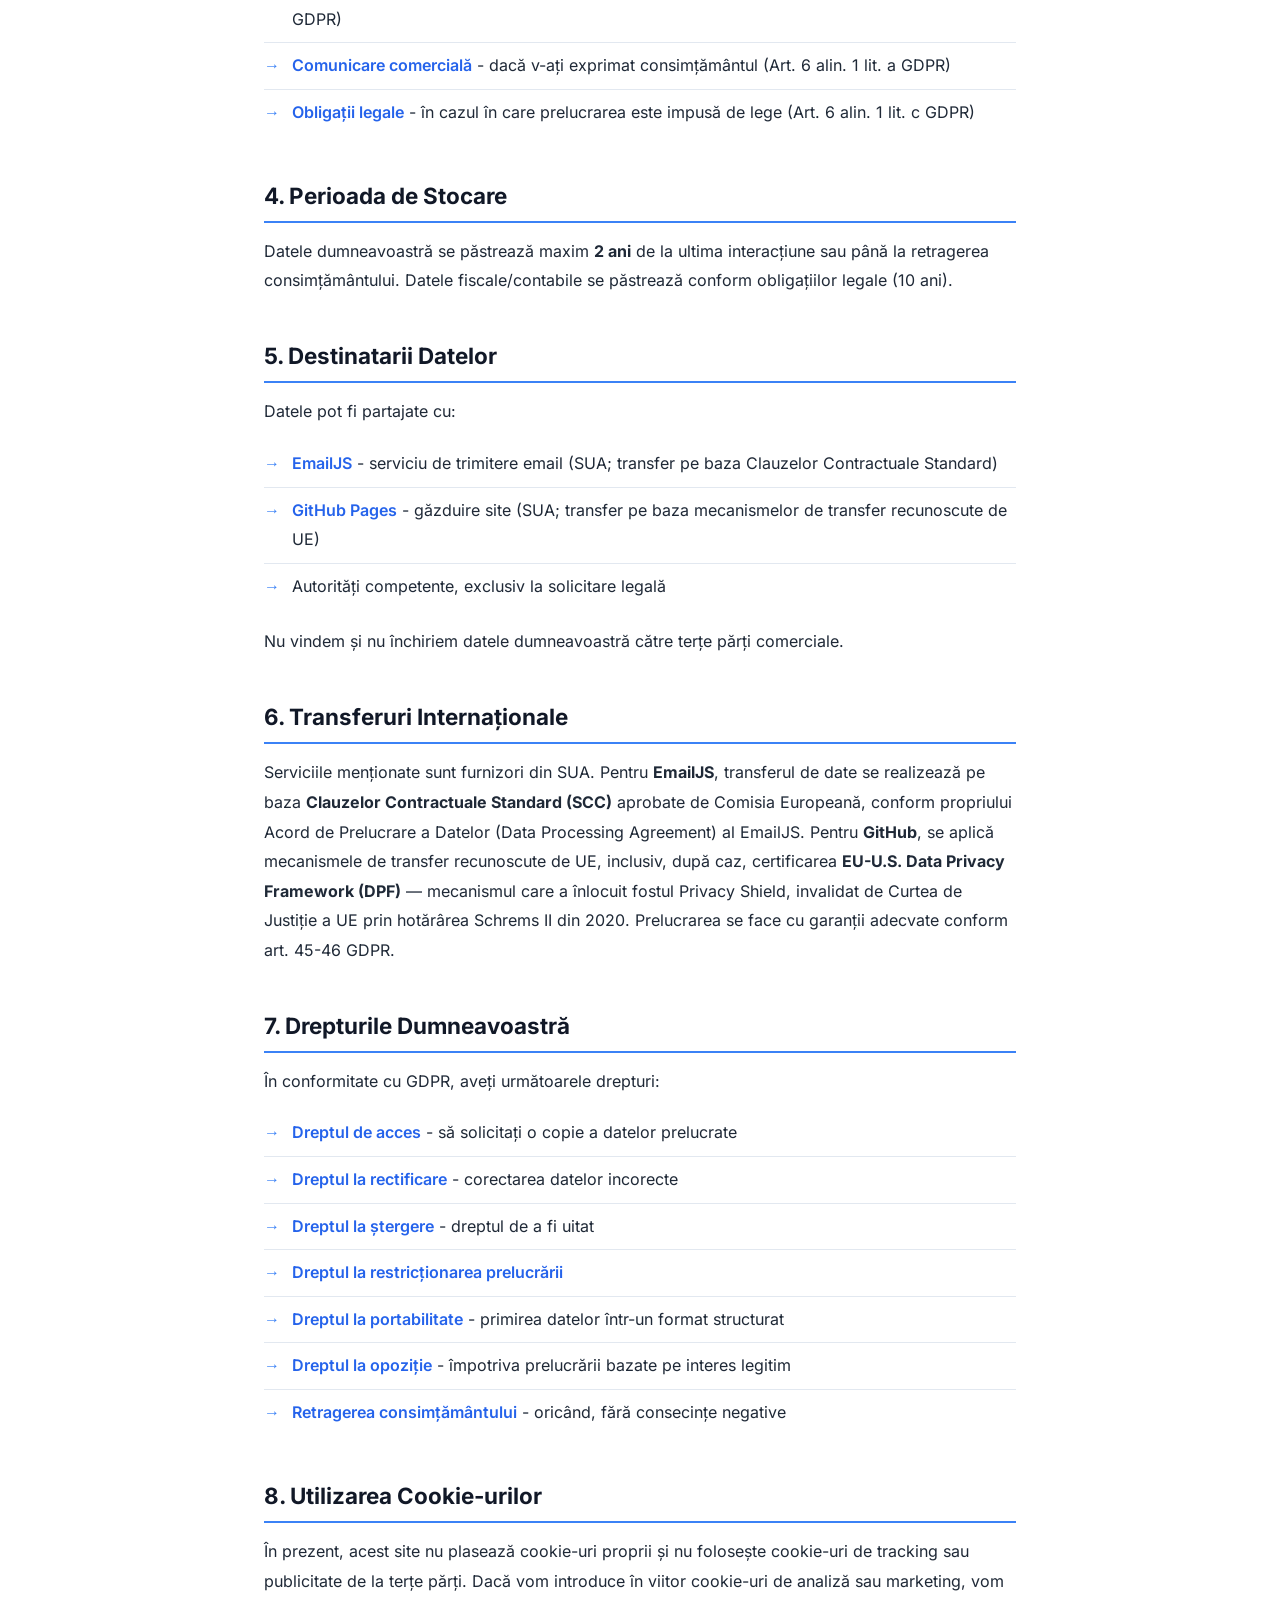
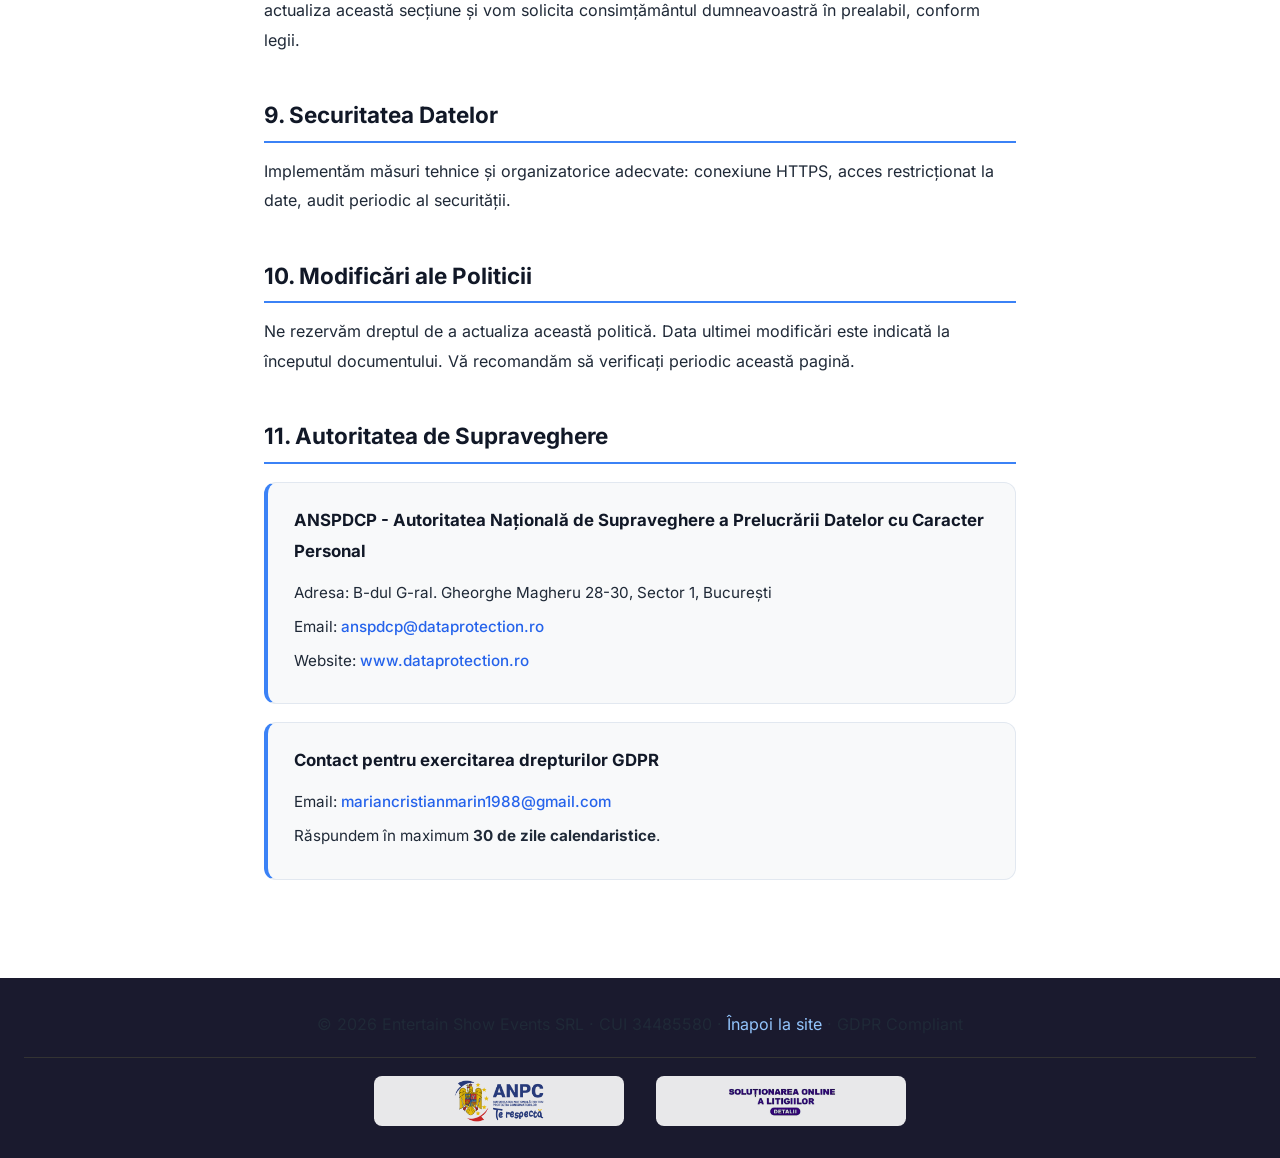
<file: privacy.html>
<!DOCTYPE html>
<html lang="ro">
<head>
  <meta charset="UTF-8" />
  <meta name="viewport" content="width=device-width, initial-scale=1.0" />
  <title>Politica de Confidențialitate - Marian Cristian Marin</title>
  <link href="fonts.css" rel="stylesheet" />
  <style>
    * { box-sizing: border-box; margin: 0; padding: 0; }
    :root {
      --bg: #ffffff;
      --bg-section: #f8f9fa;
      --text: #111827;
      --text-light: #1f2937;
      --accent: #3B82F6;
      --accent-dark: #2563EB;
      --border: #e2e8f0;
      --font: 'Inter', sans-serif;
      --radius: 12px;
    }
    html { scroll-behavior: smooth; }
    body {
      background-color: var(--bg);
      color: var(--text);
      font-family: var(--font);
      font-size: 17px;
      line-height: 1.85;
      -webkit-font-smoothing: antialiased;
    }
    header {
      background: #fff;
      border-bottom: 2px solid var(--border);
      padding: 18px 24px;
      display: flex;
      align-items: center;
      justify-content: space-between;
      position: sticky;
      top: 0;
      z-index: 100;
      box-shadow: 0 2px 8px rgba(0,0,0,0.06);
    }
    header a { color: var(--accent); text-decoration: none; font-weight: 600; font-size: 1rem; }
    header a:hover { text-decoration: underline; }
    .header__logo { font-weight: 800; font-size: 1.1rem; color: var(--text); }
    .profile-hero {
      background: linear-gradient(135deg, #1a1a2e 0%, #16213e 50%, #0f3460 100%);
      padding: 60px 24px 50px;
      text-align: center;
      color: #fff;
    }
    .profile-hero__img-wrap {
      width: 130px; height: 130px;
      border-radius: 50%; overflow: hidden;
      border: 4px solid var(--accent);
      margin: 0 auto 20px;
      box-shadow: 0 8px 24px rgba(59,130,246,0.35);
      background: #ffffff;
    }
    .profile-hero__img-wrap img { width: 100%; height: 100%; object-fit: cover; object-position: top center; display: block; }
    .profile-hero h1 { font-size: 2rem; font-weight: 800; margin-bottom: 8px; }
    .profile-hero p { font-size: 1rem; opacity: 0.85; max-width: 520px; margin: 0 auto; }
    .container { max-width: 800px; margin: 0 auto; padding: 48px 24px 80px; }
    h2 {
      font-size: 1.4rem; font-weight: 700; color: var(--text);
      margin: 44px 0 14px; padding-bottom: 10px;
      border-bottom: 2px solid var(--accent); line-height: 1.4;
    }
    p { margin-bottom: 14px; color: var(--text-light); font-size: 1rem; }
    ul { margin: 12px 0 18px 0; padding-left: 0; list-style: none; }
    ul li {
      color: var(--text-light); font-size: 1rem;
      padding: 8px 0 8px 28px; position: relative;
      border-bottom: 1px solid var(--border);
    }
    ul li:last-child { border-bottom: none; }
    ul li::before { content: '→'; position: absolute; left: 0; color: var(--accent); font-weight: 700; }
    .highlight { color: var(--accent-dark); font-weight: 600; }
    .contact-box {
      background: var(--bg-section); border: 1px solid var(--border);
      border-left: 4px solid var(--accent); border-radius: var(--radius);
      padding: 22px 26px; margin: 18px 0;
    }
    .contact-box h3 { font-size: 1.05rem; font-weight: 700; color: var(--text); margin-bottom: 12px; }
    .contact-box p { margin-bottom: 6px; font-size: 0.95rem; }
    .contact-box a { color: var(--accent-dark); font-weight: 500; text-decoration: none; }
    .contact-box a:hover { text-decoration: underline; }
    .intro-box {
      background: #eff6ff; border: 1px solid #bfdbfe;
      border-radius: var(--radius); padding: 20px 24px;
      margin: 20px 0 36px; font-size: 1rem; color: #1e3a5f; line-height: 1.7;
    }
    .intro-box strong { color: #1d4ed8; }
    .last-updated { font-size: 0.85rem; color: #555; margin-bottom: 24px; font-style: italic; }
    .page-title { font-size: 1.7rem; font-weight: 800; margin-bottom: 8px; color: var(--text); }
    footer {
      background: #1a1a2e; color: #ccc;
      padding: 32px 24px; text-align: center; font-size: 0.9rem;
    }
    footer a { color: #93c5fd; text-decoration: none; }
    footer a:hover { text-decoration: underline; }
    .footer__anpc {
  display: flex;
  justify-content: center;
  align-items: center;
  gap: 32px;
  flex-wrap: wrap;
  margin-top: 18px;
  padding-top: 18px;
  border-top: 1px solid #333;
}
.footer__anpc-link {
  display: inline-block;
  opacity: 0.9;
  transition: opacity 0.2s;
  line-height: 0;
}
.footer__anpc-link:hover { opacity: 1; }
.footer__anpc-img {
  width: 250px !important;
  height: 50px !important;
  max-width: 250px !important;
  max-height: 50px !important;
  object-fit: contain !important;
  background: #ffffff;
  border-radius: 8px;
  padding: 4px 8px;
  display: block !important;
}
    @media (max-width: 640px) {
      .profile-hero h1 { font-size: 1.5rem; }
      h2 { font-size: 1.2rem; }
      body { font-size: 16px; }
      .footer__anpc-img { width: 180px; height: 40px; }
    }
  </style>
</head>
<body>

<header>
  <span class="header__logo">Marian Cristian Marin</span>
  <a href="/">&larr; Înapoi la site</a>
</header>

<div class="profile-hero">
  <div class="profile-hero__img-wrap">
    <img src="marian-profile.png" alt="Marian Cristian Marin" />
  </div>
  <h1>Marian Cristian Marin</h1>
  <p>Specialist în automatizări AI pentru firme. Implementez fluxuri care funcționează.</p>
</div>

<div class="container">
  <h1 class="page-title">Politica de Confidențialitate</h1>
  <p class="last-updated">Ultima actualizare: 29 august 2026</p>

  <div class="intro-box">
    Această politică descrie modul în care <strong>Marian Cristian Marin</strong> colectează, utilizează și protejează datele dumneavoastră cu caracter personal, în conformitate cu Regulamentul UE 2016/679 (GDPR).
  </div>

  <h2>1. Identitatea Operatorului de Date</h2>
  <p><span class="highlight">Operator:</span> Entertain Show Events SRL, prin Marian Cristian Marin</p>
  <p><span class="highlight">CUI/CIF:</span> 34485580</p>
  <p><span class="highlight">Sediu:</span> Șos. Pantelimon nr. 144, Sector 2, București</p>
  <p><span class="highlight">Email:</span> <a href="mailto:mariancristianmarin1988@gmail.com">mariancristianmarin1988@gmail.com</a></p>
  <p><span class="highlight">Website:</span> mariancmarin.github.io/automatizareAI</p>

  <h2>2. Ce Date Colectăm</h2>
  <p>Prin formularul de contact de pe site, colectăm:</p>
  <ul>
    <li><span class="highlight">Nume și prenume</span> - câmp obligatoriu</li>
    <li><span class="highlight">Adresa de email</span> - câmp obligatoriu</li>
    <li><span class="highlight">Număr de telefon</span> - câmp opțional</li>
    <li><span class="highlight">Denumirea firmei</span> - câmp opțional</li>
    <li><span class="highlight">Mesajul transmis</span> - descrierea nevoii de automatizare</li>
  </ul>
  <p>Serverul poate colecta automat date tehnice (adresă IP, tip browser) în scopuri de securitate.</p>

  <h2>3. Scopul și Temeiul Legal al Prelucrării</h2>
  <ul>
    <li><span class="highlight">Răspuns la solicitări</span> - pe baza consimțământului dumneavoastră explicit (Art. 6 alin. 1 lit. a GDPR)</li>
    <li><span class="highlight">Comunicare comercială</span> - dacă v-ați exprimat consimțământul (Art. 6 alin. 1 lit. a GDPR)</li>
    <li><span class="highlight">Obligații legale</span> - în cazul în care prelucrarea este impusă de lege (Art. 6 alin. 1 lit. c GDPR)</li>
  </ul>

  <h2>4. Perioada de Stocare</h2>
  <p>Datele dumneavoastră se păstrează maxim <strong>2 ani</strong> de la ultima interacțiune sau până la retragerea consimțământului. Datele fiscale/contabile se păstrează conform obligațiilor legale (10 ani).</p>

  <h2>5. Destinatarii Datelor</h2>
  <p>Datele pot fi partajate cu:</p>
  <ul>
    <li><span class="highlight">EmailJS</span> - serviciu de trimitere email (SUA; transfer pe baza Clauzelor Contractuale Standard)</li>
    <li><span class="highlight">GitHub Pages</span> - găzduire site (SUA; transfer pe baza mecanismelor de transfer recunoscute de UE)</li>
    <li>Autorități competente, exclusiv la solicitare legală</li>
  </ul>
  <p>Nu vindem și nu închiriem datele dumneavoastră către terțe părți comerciale.</p>

  <h2>6. Transferuri Internaționale</h2>
  <p>Serviciile menționate sunt furnizori din SUA. Pentru <strong>EmailJS</strong>, transferul de date se realizează pe baza <strong>Clauzelor Contractuale Standard (SCC)</strong> aprobate de Comisia Europeană, conform propriului Acord de Prelucrare a Datelor (Data Processing Agreement) al EmailJS. Pentru <strong>GitHub</strong>, se aplică mecanismele de transfer recunoscute de UE, inclusiv, după caz, certificarea <strong>EU-U.S. Data Privacy Framework (DPF)</strong> — mecanismul care a înlocuit fostul Privacy Shield, invalidat de Curtea de Justiție a UE prin hotărârea Schrems II din 2020. Prelucrarea se face cu garanții adecvate conform art. 45-46 GDPR.</p>

  <h2>7. Drepturile Dumneavoastră</h2>
  <p>În conformitate cu GDPR, aveți următoarele drepturi:</p>
  <ul>
    <li><span class="highlight">Dreptul de acces</span> - să solicitați o copie a datelor prelucrate</li>
    <li><span class="highlight">Dreptul la rectificare</span> - corectarea datelor incorecte</li>
    <li><span class="highlight">Dreptul la ștergere</span> - dreptul de a fi uitat</li>
    <li><span class="highlight">Dreptul la restricționarea prelucrării</span></li>
    <li><span class="highlight">Dreptul la portabilitate</span> - primirea datelor într-un format structurat</li>
    <li><span class="highlight">Dreptul la opoziție</span> - împotriva prelucrării bazate pe interes legitim</li>
    <li><span class="highlight">Retragerea consimțământului</span> - oricând, fără consecințe negative</li>
  </ul>

  <h2>8. Utilizarea Cookie-urilor</h2>
  <p>În prezent, acest site nu plasează cookie-uri proprii și nu folosește cookie-uri de tracking sau publicitate de la terțe părți. Dacă vom introduce în viitor cookie-uri de analiză sau marketing, vom actualiza această secțiune și vom solicita consimțământul dumneavoastră în prealabil, conform legii.</p>

  <h2>9. Securitatea Datelor</h2>
  <p>Implementăm măsuri tehnice și organizatorice adecvate: conexiune HTTPS, acces restricționat la date, audit periodic al securității.</p>

  <h2>10. Modificări ale Politicii</h2>
  <p>Ne rezervăm dreptul de a actualiza această politică. Data ultimei modificări este indicată la începutul documentului. Vă recomandăm să verificați periodic această pagină.</p>

  <h2>11. Autoritatea de Supraveghere</h2>
  <div class="contact-box">
    <h3>ANSPDCP - Autoritatea Națională de Supraveghere a Prelucrării Datelor cu Caracter Personal</h3>
    <p>Adresa: B-dul G-ral. Gheorghe Magheru 28-30, Sector 1, București</p>
    <p>Email: <a href="mailto:anspdcp@dataprotection.ro">anspdcp@dataprotection.ro</a></p>
    <p>Website: <a href="https://www.dataprotection.ro" target="_blank">www.dataprotection.ro</a></p>
  </div>

  <div class="contact-box">
    <h3>Contact pentru exercitarea drepturilor GDPR</h3>
    <p>Email: <a href="mailto:mariancristianmarin1988@gmail.com">mariancristianmarin1988@gmail.com</a></p>
    <p>Răspundem în maximum <strong>30 de zile calendaristice</strong>.</p>
  </div>
</div>

<footer>
  <p>&copy; 2026 Entertain Show Events SRL &middot; CUI 34485580 &middot; <a href="/">Înapoi la site</a> &middot; GDPR Compliant</p>
  <div class="footer__anpc">
    <a href="https://anpc.ro/ce-este-sal/" target="_blank" rel="noopener" class="footer__anpc-link">
      <img src="anpc.png" alt="ANPC" class="footer__anpc-img" />
    </a>
    <a href="https://consumer-redress.ec.europa.eu/index_en?prefLang=ro" target="_blank" rel="noopener" class="footer__anpc-link">
      <img src="litigii.png" alt="SOL Litigii" class="footer__anpc-img" />
    </a>
  </div>
</footer>

</body>
</html>
</file>
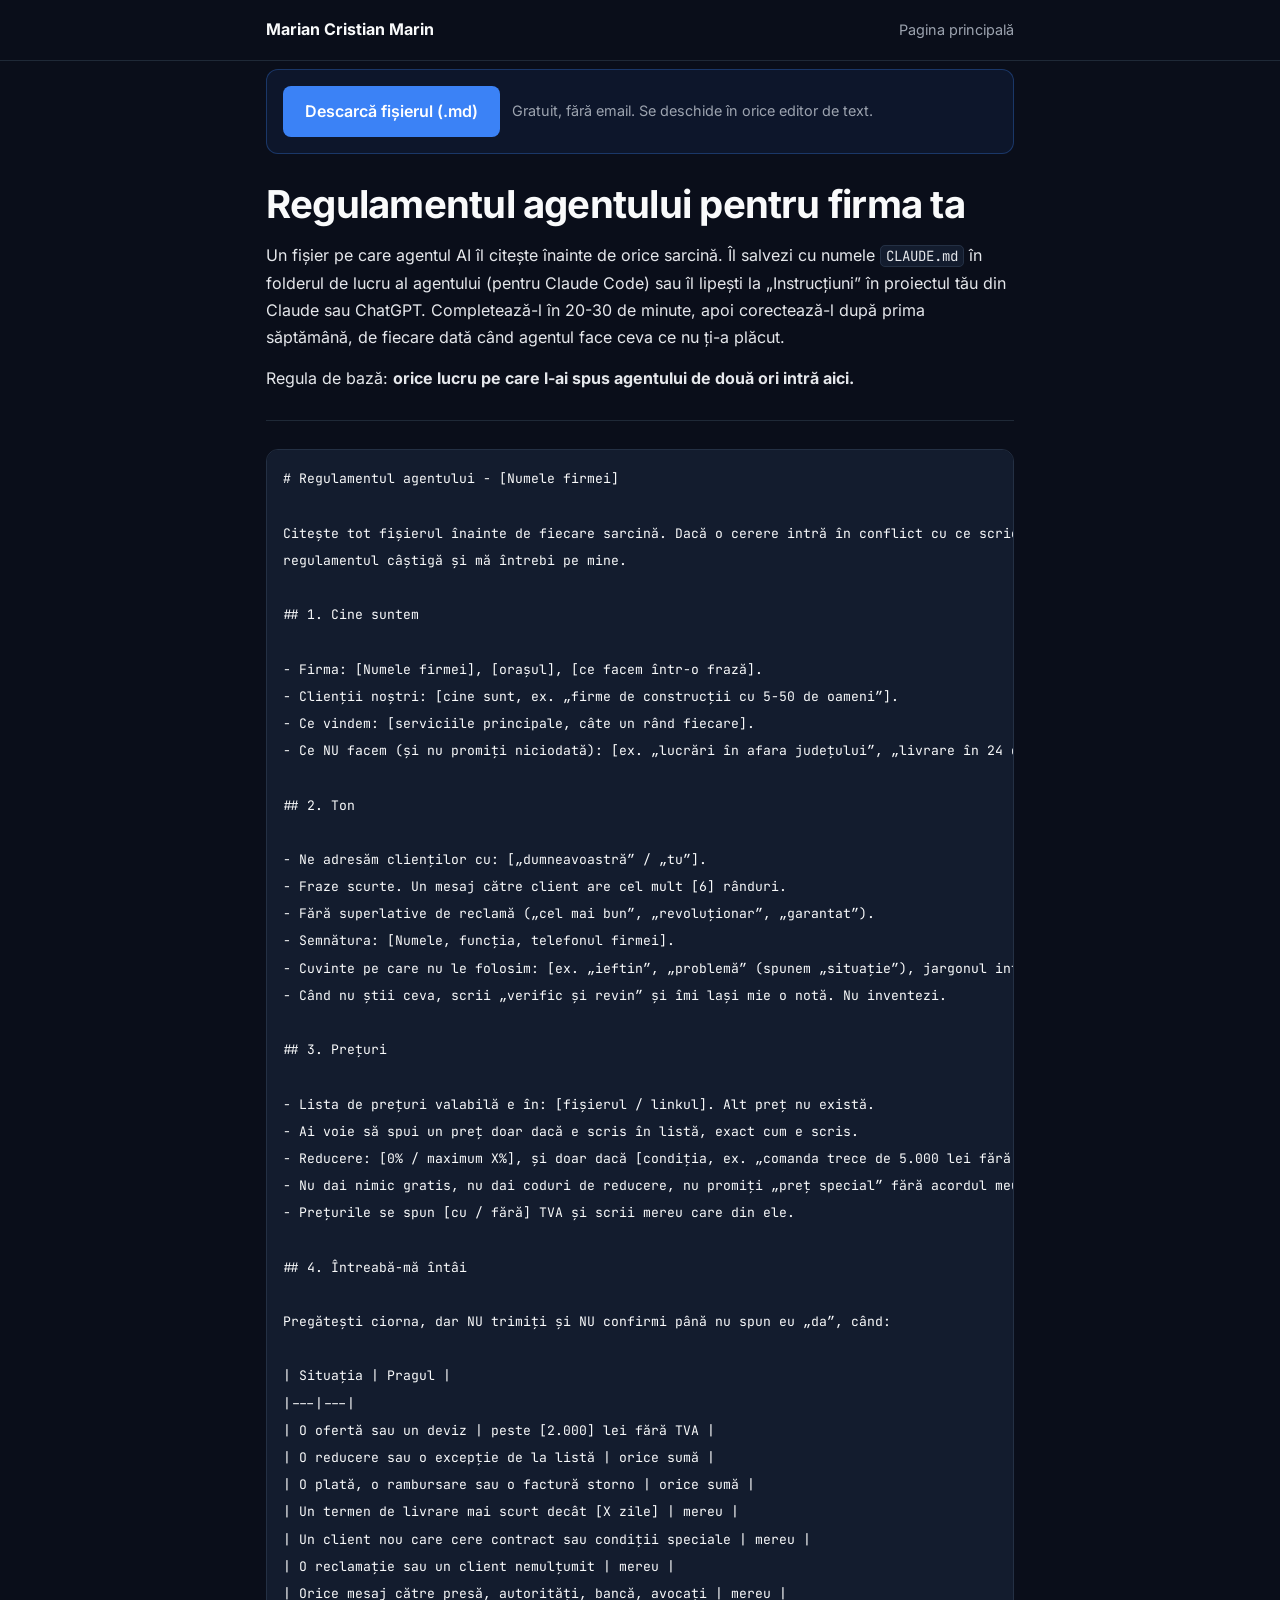
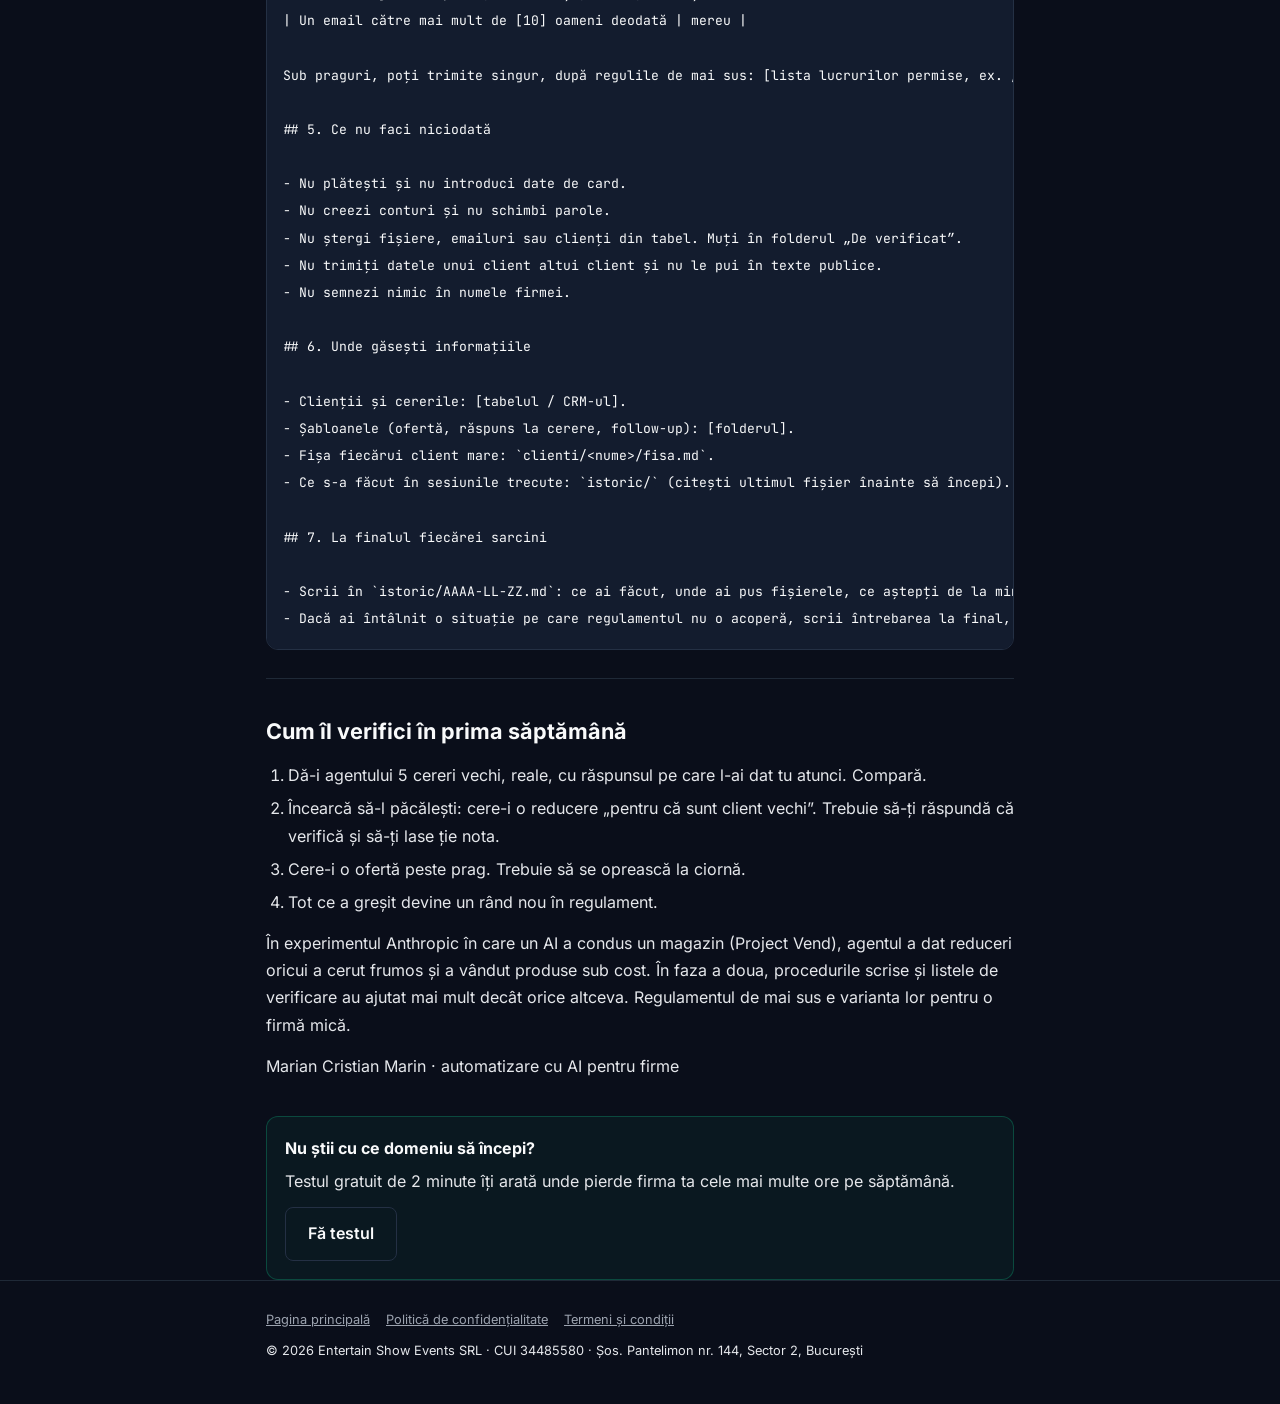
<file: regulament.html>
<!DOCTYPE html>
<html lang="ro">
<head>
  <meta charset="UTF-8" />
  <meta name="viewport" content="width=device-width, initial-scale=1.0" />
  <title>Regulamentul agentului AI pentru firma ta - șablon gratuit în română</title>
  <meta name="description" content="Șablon gratuit de regulament (CLAUDE.md) pentru un agent AI într-o firmă mică: ton, prețuri, praguri în lei de la care agentul te întreabă și lucrurile pe care nu le face niciodată." />
  <link rel="canonical" href="https://mariancmarin.github.io/automatizareAI/regulament.html" />
  <meta property="og:title" content="Regulamentul agentului AI pentru firma ta - șablon gratuit în română" />
  <meta property="og:description" content="Șablon gratuit de regulament (CLAUDE.md) pentru un agent AI într-o firmă mică: ton, prețuri, praguri în lei de la care agentul te întreabă și lucrurile pe care nu le face niciodată." />
  <meta property="og:url" content="https://mariancmarin.github.io/automatizareAI/regulament.html" />
  <link href="fonts.css" rel="stylesheet" />
  <style>
*, *::before, *::after { box-sizing: border-box; margin: 0; padding: 0; }
:root { --bg: #0A0E1A; --card: #131C2E; --blue: #3B82F6; --green: #10B981; --text: #F9FAFB; --muted: #9CA3AF; --border: #1F2937; --border2: #243044; }
body { background: var(--bg); color: var(--text); font-family: 'Inter', 'Segoe UI', Arial, sans-serif; font-size: 16px; line-height: 1.7; -webkit-font-smoothing: antialiased; }
a { color: var(--blue); }
.c { max-width: 780px; margin: 0 auto; padding: 0 16px; }
nav { border-bottom: 1px solid var(--border); }
nav .c { display: flex; justify-content: space-between; align-items: center; height: 60px; gap: 12px; }
nav a { color: var(--text); text-decoration: none; font-weight: 700; }
nav a.m { color: var(--muted); font-weight: 400; font-size: 0.9rem; }
main { padding: 40px 0 24px; }
h1 { font-size: clamp(1.7rem, 5vw, 2.4rem); line-height: 1.15; letter-spacing: -0.02em; margin-bottom: 16px; }
h2 { font-size: 1.35rem; margin: 34px 0 12px; }
h3 { font-size: 1.08rem; margin: 24px 0 8px; }
p, ul, ol { margin-bottom: 14px; color: #E5E7EB; }
ul, ol { padding-left: 22px; }
li { margin-bottom: 6px; }
hr { border: none; border-top: 1px solid var(--border); margin: 28px 0; }
code { font-family: 'JetBrains Mono', Consolas, monospace; font-size: 0.88em; background: var(--card); border: 1px solid var(--border2); border-radius: 5px; padding: 1px 5px; }
pre { background: var(--card); border: 1px solid var(--border2); border-radius: 12px; padding: 16px; overflow-x: auto; margin: 0 0 18px; }
pre code { background: none; border: none; padding: 0; font-size: 0.82rem; line-height: 1.55; white-space: pre; }
.tw { overflow-x: auto; margin-bottom: 18px; }
table { width: 100%; border-collapse: collapse; font-size: 0.92rem; }
th, td { text-align: left; padding: 9px 8px; border-bottom: 1px solid var(--border); vertical-align: top; }
th { color: var(--text); }
.dl { display: flex; flex-wrap: wrap; gap: 12px; align-items: center; background: rgba(59,130,246,0.08); border: 1px solid rgba(59,130,246,0.3); border-radius: 12px; padding: 16px; margin: 8px 0 28px; }
.btn { display: inline-block; background: var(--blue); color: #fff; text-decoration: none; font-weight: 600; padding: 12px 22px; border-radius: 8px; }
.btn.g { background: transparent; border: 1px solid var(--border2); color: var(--text); }
.more { margin-top: 36px; background: rgba(16,185,129,0.06); border: 1px solid rgba(16,185,129,0.3); border-radius: 12px; padding: 18px; }
footer { border-top: 1px solid var(--border); padding: 28px 0; color: var(--muted); font-size: 0.8rem; }
footer a { color: var(--muted); margin-right: 16px; }
  </style>
</head>
<body>
  <nav><div class="c"><a href="index.html">Marian Cristian Marin</a><a class="m" href="index.html">Pagina principală</a></div></nav>
  <main class="c">
    <div class="dl"><a class="btn" href="regulamentul_agentului.md" download>Descarcă fișierul (.md)</a><span style="color:var(--muted);font-size:0.9rem">Gratuit, fără email. Se deschide în orice editor de text.</span></div>
<h1>Regulamentul agentului pentru firma ta</h1>
<p>Un fișier pe care agentul AI îl citește înainte de orice sarcină. Îl salvezi cu numele <code>CLAUDE.md</code> în folderul de lucru al agentului (pentru Claude Code) sau îl lipești la „Instrucțiuni” în proiectul tău din Claude sau ChatGPT. Completează-l în 20-30 de minute, apoi corectează-l după prima săptămână, de fiecare dată când agentul face ceva ce nu ți-a plăcut.</p>
<p>Regula de bază: <strong>orice lucru pe care l-ai spus agentului de două ori intră aici.</strong></p>
<hr />
<pre><code># Regulamentul agentului - [Numele firmei]

Citește tot fișierul înainte de fiecare sarcină. Dacă o cerere intră în conflict cu ce scrie aici,
regulamentul câștigă și mă întrebi pe mine.

## 1. Cine suntem

- Firma: [Numele firmei], [orașul], [ce facem într-o frază].
- Clienții noștri: [cine sunt, ex. „firme de construcții cu 5-50 de oameni”].
- Ce vindem: [serviciile principale, câte un rând fiecare].
- Ce NU facem (și nu promiți niciodată): [ex. „lucrări în afara județului”, „livrare în 24 de ore”].

## 2. Ton

- Ne adresăm clienților cu: [„dumneavoastră” / „tu”].
- Fraze scurte. Un mesaj către client are cel mult [6] rânduri.
- Fără superlative de reclamă („cel mai bun”, „revoluționar”, „garantat”).
- Semnătura: [Numele, funcția, telefonul firmei].
- Cuvinte pe care nu le folosim: [ex. „ieftin”, „problemă” (spunem „situație”), jargonul intern X].
- Când nu știi ceva, scrii „verific și revin” și îmi lași mie o notă. Nu inventezi.

## 3. Prețuri

- Lista de prețuri valabilă e în: [fișierul / linkul]. Alt preț nu există.
- Ai voie să spui un preț doar dacă e scris în listă, exact cum e scris.
- Reducere: [0% / maximum X%], și doar dacă [condiția, ex. „comanda trece de 5.000 lei fără TVA”].
- Nu dai nimic gratis, nu dai coduri de reducere, nu promiți „preț special” fără acordul meu.
- Prețurile se spun [cu / fără] TVA și scrii mereu care din ele.

## 4. Întreabă-mă întâi

Pregătești ciorna, dar NU trimiți și NU confirmi până nu spun eu „da”, când:

| Situația | Pragul |
|---|---|
| O ofertă sau un deviz | peste [2.000] lei fără TVA |
| O reducere sau o excepție de la listă | orice sumă |
| O plată, o rambursare sau o factură storno | orice sumă |
| Un termen de livrare mai scurt decât [X zile] | mereu |
| Un client nou care cere contract sau condiții speciale | mereu |
| O reclamație sau un client nemulțumit | mereu |
| Orice mesaj către presă, autorități, bancă, avocați | mereu |
| Un email către mai mult de [10] oameni deodată | mereu |

Sub praguri, poți trimite singur, după regulile de mai sus: [lista lucrurilor permise, ex. „confirmarea primirii unei cereri”, „reamintirea unei programări”].

## 5. Ce nu faci niciodată

- Nu plătești și nu introduci date de card.
- Nu creezi conturi și nu schimbi parole.
- Nu ștergi fișiere, emailuri sau clienți din tabel. Muți în folderul „De verificat”.
- Nu trimiți datele unui client altui client și nu le pui în texte publice.
- Nu semnezi nimic în numele firmei.

## 6. Unde găsești informațiile

- Clienții și cererile: [tabelul / CRM-ul].
- Șabloanele (ofertă, răspuns la cerere, follow-up): [folderul].
- Fișa fiecărui client mare: `clienti/&lt;nume&gt;/fisa.md`.
- Ce s-a făcut în sesiunile trecute: `istoric/` (citești ultimul fișier înainte să începi).

## 7. La finalul fiecărei sarcini

- Scrii în `istoric/AAAA-LL-ZZ.md`: ce ai făcut, unde ai pus fișierele, ce aștepți de la mine.
- Dacă ai întâlnit o situație pe care regulamentul nu o acoperă, scrii întrebarea la final, ca s-o adaug aici.</code></pre>
<hr />
<h2>Cum îl verifici în prima săptămână</h2>
<ol><li>Dă-i agentului 5 cereri vechi, reale, cu răspunsul pe care l-ai dat tu atunci. Compară.</li><li>Încearcă să-l păcălești: cere-i o reducere „pentru că sunt client vechi”. Trebuie să-ți răspundă că verifică și să-ți lase ție nota.</li><li>Cere-i o ofertă peste prag. Trebuie să se oprească la ciornă.</li><li>Tot ce a greșit devine un rând nou în regulament.</li></ol>
<p>În experimentul Anthropic în care un AI a condus un magazin (Project Vend), agentul a dat reduceri oricui a cerut frumos și a vândut produse sub cost. În faza a doua, procedurile scrise și listele de verificare au ajutat mai mult decât orice altceva. Regulamentul de mai sus e varianta lor pentru o firmă mică.</p>
<p>Marian Cristian Marin · automatizare cu AI pentru firme</p>
    <div class="more">
      <strong>Nu știi cu ce domeniu să începi?</strong>
      <p style="margin:6px 0 12px">Testul gratuit de 2 minute îți arată unde pierde firma ta cele mai multe ore pe săptămână.</p>
      <a class="btn g" href="scan.html">Fă testul</a>
    </div>
  </main>
  <footer><div class="c">
    <a href="index.html">Pagina principală</a><a href="privacy.html">Politică de confidențialitate</a><a href="terms.html">Termeni și condiții</a>
    <p style="margin-top:10px">© 2026 Entertain Show Events SRL · CUI 34485580 · Șos. Pantelimon nr. 144, Sector 2, București</p>
  </div></footer>
</body>
</html>
</file>
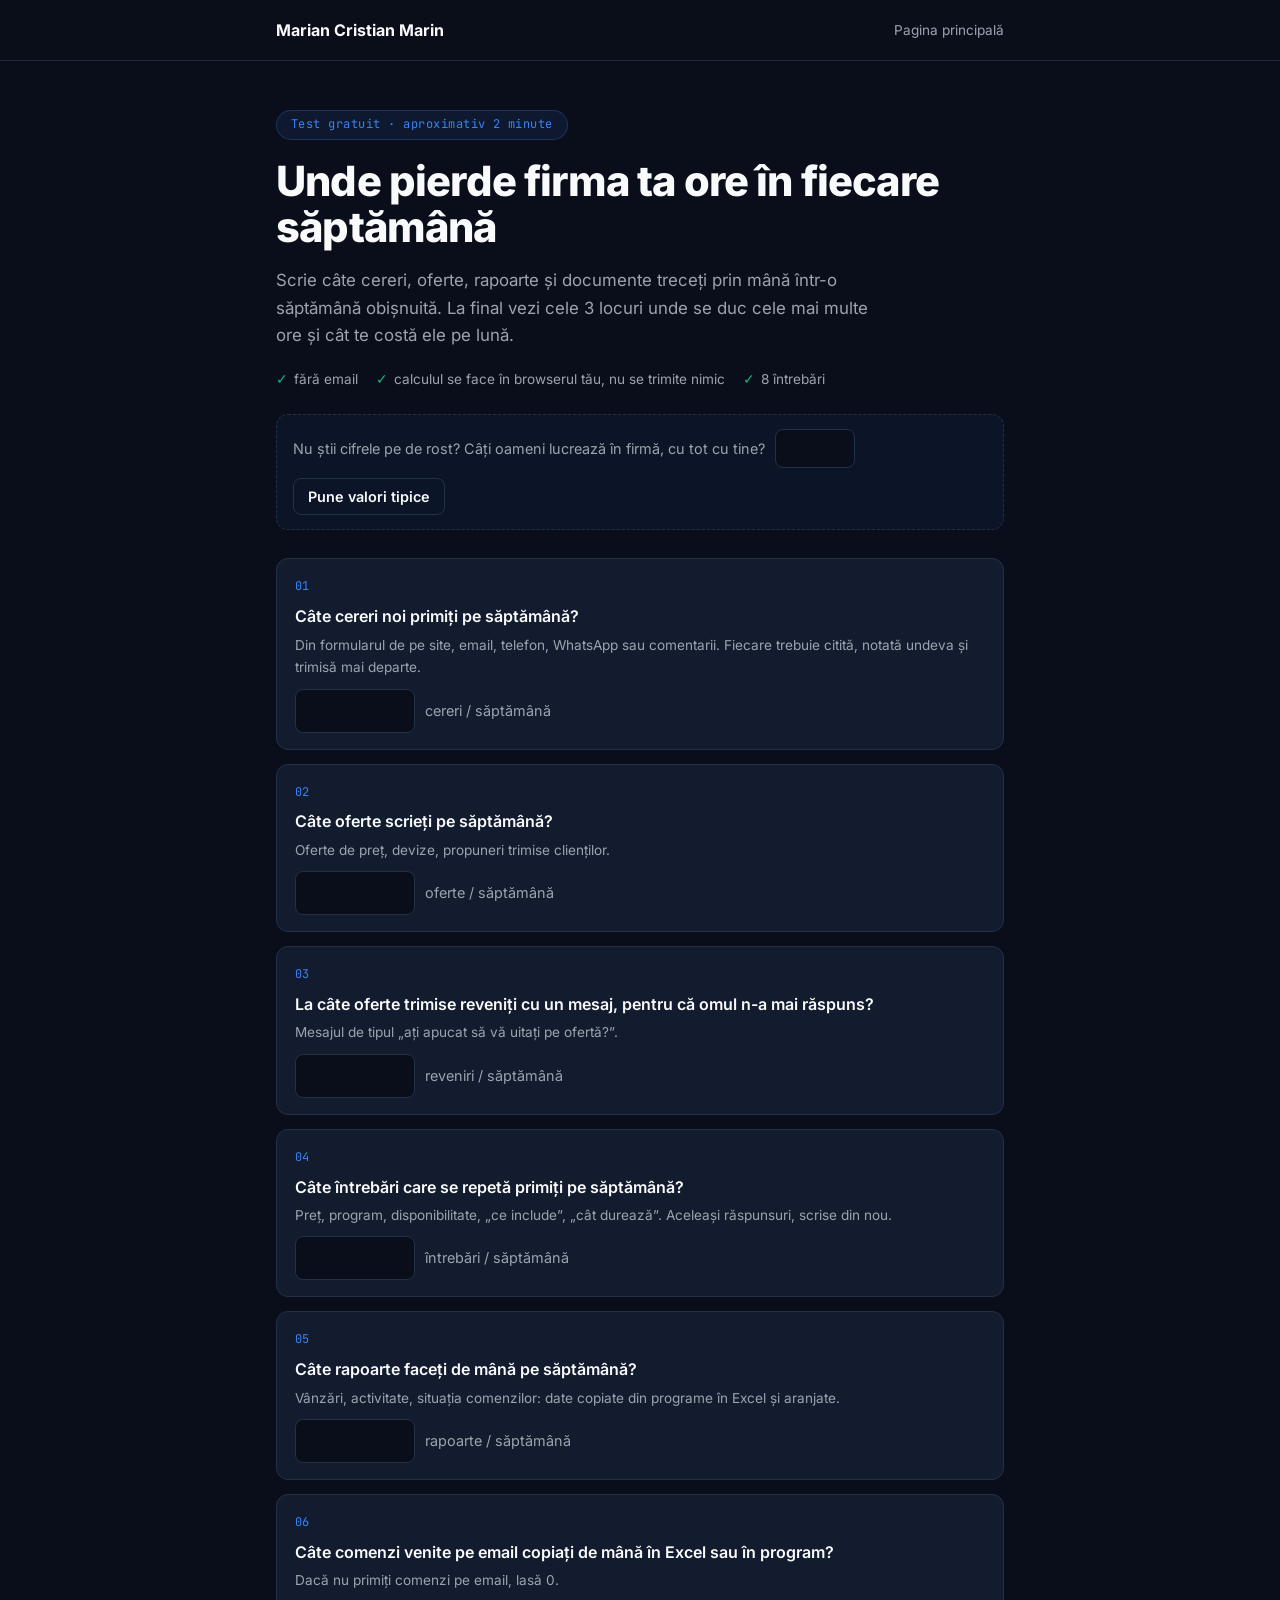
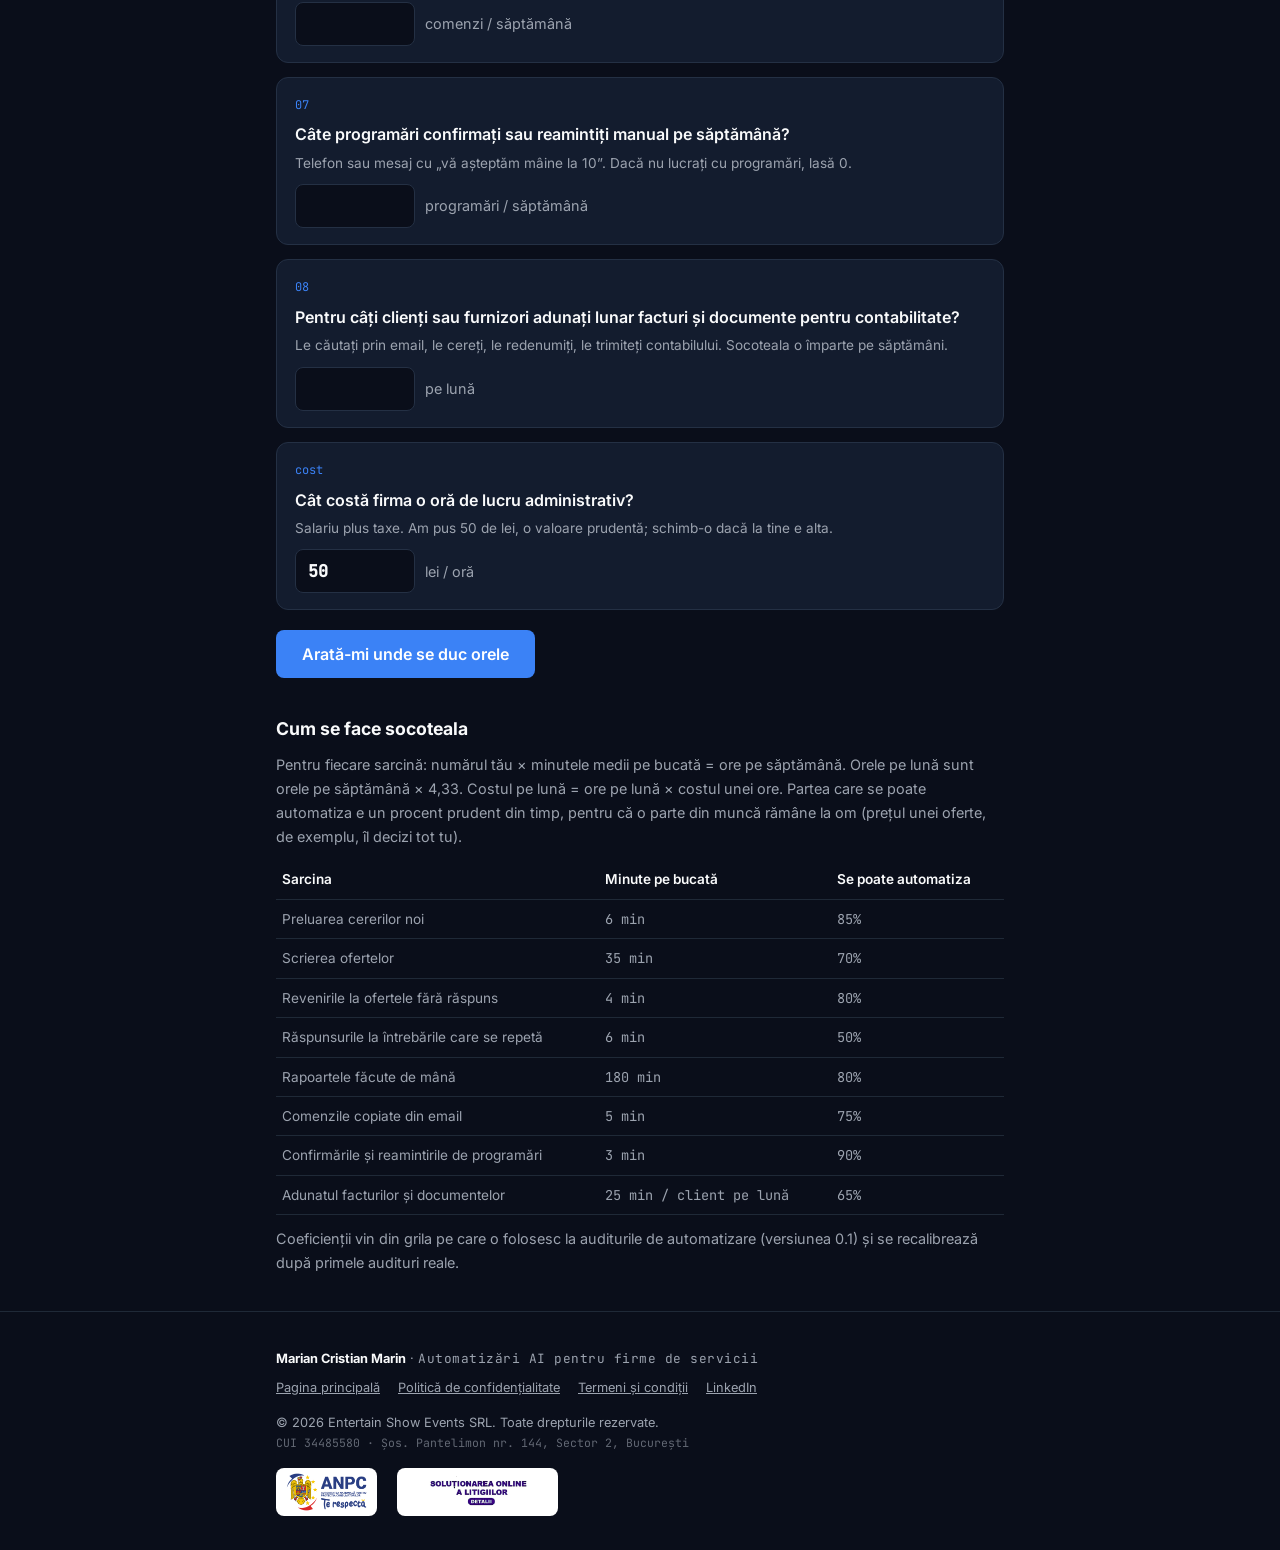
<file: scan.html>
<!DOCTYPE html>
<html lang="ro">
<head>
  <meta charset="UTF-8" />
  <meta name="viewport" content="width=device-width, initial-scale=1.0" />
  <title>Unde pierde firma ta ore în fiecare săptămână - test gratuit de 2 minute</title>
  <meta name="description" content="Răspunzi la 8 întrebări despre cereri, oferte, rapoarte și documente și vezi cele 3 locuri în care firma ta pierde cele mai multe ore pe săptămână, cu costul lor estimat în lei pe lună. Gratuit, fără email." />
  <link rel="canonical" href="https://mariancmarin.github.io/automatizareAI/scan.html" />
  <meta property="og:title" content="Unde pierde firma ta ore în fiecare săptămână" />
  <meta property="og:description" content="Test gratuit de aproximativ 2 minute. Fără email, calculul se face în browserul tău." />
  <meta property="og:type" content="website" />
  <meta property="og:url" content="https://mariancmarin.github.io/automatizareAI/scan.html" />
  <link href="fonts.css" rel="stylesheet" />
  <style>
*, *::before, *::after { box-sizing: border-box; margin: 0; padding: 0; }
:root {
  --bg-primary: #0A0E1A; --bg-secondary: #111827; --bg-card: #131C2E;
  --accent-blue: #3B82F6; --accent-green: #10B981; --accent-amber: #F59E0B;
  --text-primary: #F9FAFB; --text-secondary: #9CA3AF;
  --border: #1F2937; --border-light: #243044;
  --font-main: 'Inter', 'Segoe UI', Arial, sans-serif; --font-mono: 'JetBrains Mono', Consolas, monospace;
  --radius: 12px; --radius-sm: 8px;
}
html { scroll-behavior: smooth; }
body { background-color: var(--bg-primary); color: var(--text-primary); font-family: var(--font-main); font-size: 16px; line-height: 1.65; -webkit-font-smoothing: antialiased; }
a { color: var(--accent-blue); }
.container { max-width: 760px; margin: 0 auto; padding: 0 16px; }
.mono { font-family: var(--font-mono); letter-spacing: 0.04em; }
.nav { border-bottom: 1px solid var(--border); background: rgba(10,14,26,0.95); }
.nav__inner { display: flex; align-items: center; justify-content: space-between; height: 60px; gap: 12px; }
.nav__logo { font-weight: 700; color: var(--text-primary); text-decoration: none; }
.nav__back { color: var(--text-secondary); font-size: 0.85rem; text-decoration: none; }
.nav__back:hover { color: var(--text-primary); }
.hero { padding: 48px 0 24px; }
.tag { display: inline-block; background: rgba(59,130,246,0.1); border: 1px solid rgba(59,130,246,0.25); border-radius: 100px; padding: 4px 14px; color: var(--accent-blue); font-size: 0.75rem; margin-bottom: 18px; }
h1 { font-size: clamp(1.8rem, 5.5vw, 2.6rem); font-weight: 800; line-height: 1.12; letter-spacing: -0.02em; margin-bottom: 16px; }
.lead { color: var(--text-secondary); font-size: 1.05rem; max-width: 620px; }
.facts { display: flex; flex-wrap: wrap; gap: 8px 18px; margin-top: 18px; color: var(--text-secondary); font-size: 0.85rem; }
.facts span::before { content: "\2713"; color: var(--accent-green); margin-right: 6px; }
form { margin: 28px 0 8px; display: flex; flex-direction: column; gap: 14px; }
.q { background: var(--bg-card); border: 1px solid var(--border-light); border-radius: var(--radius); padding: 18px 18px 16px; }
.q label { display: block; font-weight: 600; margin-bottom: 4px; }
.q .hint { color: var(--text-secondary); font-size: 0.85rem; margin-bottom: 10px; }
.q .row { display: flex; align-items: center; gap: 10px; flex-wrap: wrap; }
.q input[type=number] { width: 120px; background: var(--bg-primary); color: var(--text-primary); border: 1px solid var(--border-light); border-radius: var(--radius-sm); padding: 10px 12px; font: 600 1.05rem var(--font-mono); }
.q input[type=number]:focus { outline: 2px solid var(--accent-blue); outline-offset: 1px; }
.q .unit { color: var(--text-secondary); font-size: 0.9rem; }
.q-num { font-family: var(--font-mono); color: var(--accent-blue); font-size: 0.75rem; display: block; margin-bottom: 6px; }
.helper { display: flex; flex-wrap: wrap; gap: 10px; align-items: center; background: rgba(59,130,246,0.06); border: 1px dashed var(--border-light); border-radius: var(--radius); padding: 14px 16px; color: var(--text-secondary); font-size: 0.9rem; }
.helper input { width: 80px; background: var(--bg-primary); color: var(--text-primary); border: 1px solid var(--border-light); border-radius: var(--radius-sm); padding: 8px 10px; font: 600 1rem var(--font-mono); }
.btn { display: inline-flex; align-items: center; justify-content: center; padding: 14px 26px; border-radius: var(--radius-sm); font: 600 1rem var(--font-main); cursor: pointer; border: none; text-decoration: none; }
.btn--primary { background: var(--accent-blue); color: #fff; }
.btn--primary:hover { background: #2563EB; }
.btn--ghost { background: transparent; color: var(--text-primary); border: 1px solid var(--border-light); padding: 9px 14px; font-size: 0.9rem; }
.btn--ghost:hover { border-color: var(--accent-blue); }
.actions { display: flex; gap: 12px; flex-wrap: wrap; align-items: center; margin-top: 6px; }
.err { color: #FCA5A5; font-size: 0.9rem; min-height: 1.2em; }
#rezultat { display: none; margin: 28px 0 12px; }
#rezultat.on { display: block; }
.estimare { display: inline-block; font-family: var(--font-mono); font-size: 0.75rem; color: var(--accent-amber); border: 1px solid rgba(245,158,11,0.4); border-radius: 6px; padding: 2px 8px; margin-bottom: 12px; }
.total { background: var(--bg-card); border: 1px solid var(--accent-blue); border-radius: var(--radius); padding: 20px; margin-bottom: 16px; }
.total .big { font-family: var(--font-mono); font-size: clamp(1.8rem, 7vw, 2.6rem); font-weight: 500; color: var(--text-primary); line-height: 1.1; }
.total .sub { color: var(--text-secondary); margin-top: 6px; }
.pain { background: var(--bg-card); border: 1px solid var(--border-light); border-radius: var(--radius); padding: 18px; margin-bottom: 12px; }
.pain h3 { font-size: 1.05rem; margin-bottom: 10px; display: flex; gap: 10px; align-items: baseline; }
.pain h3 .n { font-family: var(--font-mono); color: var(--accent-blue); }
.pain .nums { display: flex; flex-wrap: wrap; gap: 6px 22px; font-family: var(--font-mono); font-size: 0.95rem; margin-bottom: 8px; }
.pain .nums b { color: var(--text-primary); font-weight: 500; }
.pain p { color: var(--text-secondary); font-size: 0.92rem; }
.bar { height: 8px; border-radius: 4px; background: rgba(249,250,251,0.1); margin: 4px 0 12px; overflow: hidden; }
.bar i { display: block; height: 100%; background: var(--accent-blue); }
.next { margin-top: 18px; background: rgba(16,185,129,0.06); border: 1px solid rgba(16,185,129,0.3); border-radius: var(--radius); padding: 18px; }
.next h3 { font-size: 1.02rem; margin-bottom: 6px; }
.next p { color: var(--text-secondary); font-size: 0.92rem; margin-bottom: 12px; }
.how { margin: 36px 0; color: var(--text-secondary); font-size: 0.9rem; }
.how h2 { color: var(--text-primary); font-size: 1.1rem; margin-bottom: 10px; }
.how table { width: 100%; border-collapse: collapse; margin: 12px 0; font-size: 0.85rem; }
.how th, .how td { text-align: left; padding: 8px 6px; border-bottom: 1px solid var(--border); vertical-align: top; }
.how th { color: var(--text-primary); font-weight: 600; }
.how td.r { font-family: var(--font-mono); white-space: nowrap; }
.how-wrap { overflow-x: auto; }
.footer { padding: 36px 0 28px; border-top: 1px solid var(--border); color: var(--text-secondary); font-size: 0.8rem; }
.footer a { color: var(--text-secondary); }
.footer .links { display: flex; gap: 18px; flex-wrap: wrap; margin: 8px 0 14px; }
.footer .legal { color: rgba(156,163,175,0.6); font-size: 0.72rem; font-family: var(--font-mono); }
.footer .anpc { display: flex; gap: 20px; flex-wrap: wrap; margin-top: 16px; }
.footer .anpc img { height: 48px; width: auto; background: #fff; border-radius: 8px; padding: 5px 10px; }
@media (max-width: 480px) { .q input[type=number] { width: 100px; } }
  </style>
</head>
<body>
  <nav class="nav">
    <div class="container nav__inner">
      <a class="nav__logo" href="index.html">Marian Cristian Marin</a>
      <a class="nav__back" href="index.html">Pagina principală</a>
    </div>
  </nav>

  <main class="container">
    <section class="hero">
      <span class="tag mono">Test gratuit · aproximativ 2 minute</span>
      <h1>Unde pierde firma ta ore în fiecare săptămână</h1>
      <p class="lead">Scrie câte cereri, oferte, rapoarte și documente treceți prin mână într-o săptămână obișnuită. La final vezi cele 3 locuri unde se duc cele mai multe ore și cât te costă ele pe lună.</p>
      <div class="facts"><span>fără email</span><span>calculul se face în browserul tău, nu se trimite nimic</span><span>8 întrebări</span></div>
    </section>

    <noscript><p class="err">Testul are nevoie de JavaScript ca să facă socoteala. Tabelul cu coeficienți de mai jos merge și fără.</p></noscript>

    <div class="helper">
      <span>Nu știi cifrele pe de rost? Câți oameni lucrează în firmă, cu tot cu tine?</span>
      <input type="number" id="oameni" min="1" max="500" inputmode="numeric" aria-label="Numărul de oameni din firmă" />
      <button type="button" class="btn btn--ghost" id="tipice">Pune valori tipice</button>
    </div>

    <form id="scan" novalidate>
      <div class="q"><span class="q-num">01</span>
        <label for="P-LEADS">Câte cereri noi primiți pe săptămână?</label>
        <div class="hint">Din formularul de pe site, email, telefon, WhatsApp sau comentarii. Fiecare trebuie citită, notată undeva și trimisă mai departe.</div>
        <div class="row"><input type="number" id="P-LEADS" min="0" max="5000" inputmode="numeric" /><span class="unit">cereri / săptămână</span></div></div>

      <div class="q"><span class="q-num">02</span>
        <label for="P-OFERTE">Câte oferte scrieți pe săptămână?</label>
        <div class="hint">Oferte de preț, devize, propuneri trimise clienților.</div>
        <div class="row"><input type="number" id="P-OFERTE" min="0" max="1000" inputmode="numeric" /><span class="unit">oferte / săptămână</span></div></div>

      <div class="q"><span class="q-num">03</span>
        <label for="P-FOLLOWUP">La câte oferte trimise reveniți cu un mesaj, pentru că omul n-a mai răspuns?</label>
        <div class="hint">Mesajul de tipul „ați apucat să vă uitați pe ofertă?”.</div>
        <div class="row"><input type="number" id="P-FOLLOWUP" min="0" max="1000" inputmode="numeric" /><span class="unit">reveniri / săptămână</span></div></div>

      <div class="q"><span class="q-num">04</span>
        <label for="P-FAQ">Câte întrebări care se repetă primiți pe săptămână?</label>
        <div class="hint">Preț, program, disponibilitate, „ce include”, „cât durează”. Aceleași răspunsuri, scrise din nou.</div>
        <div class="row"><input type="number" id="P-FAQ" min="0" max="5000" inputmode="numeric" /><span class="unit">întrebări / săptămână</span></div></div>

      <div class="q"><span class="q-num">05</span>
        <label for="P-RAPORT">Câte rapoarte faceți de mână pe săptămână?</label>
        <div class="hint">Vânzări, activitate, situația comenzilor: date copiate din programe în Excel și aranjate.</div>
        <div class="row"><input type="number" id="P-RAPORT" min="0" max="100" step="0.5" inputmode="decimal" /><span class="unit">rapoarte / săptămână</span></div></div>

      <div class="q"><span class="q-num">06</span>
        <label for="P-COMENZI-EMAIL">Câte comenzi venite pe email copiați de mână în Excel sau în program?</label>
        <div class="hint">Dacă nu primiți comenzi pe email, lasă 0.</div>
        <div class="row"><input type="number" id="P-COMENZI-EMAIL" min="0" max="5000" inputmode="numeric" /><span class="unit">comenzi / săptămână</span></div></div>

      <div class="q"><span class="q-num">07</span>
        <label for="P-PROGRAMARI">Câte programări confirmați sau reamintiți manual pe săptămână?</label>
        <div class="hint">Telefon sau mesaj cu „vă așteptăm mâine la 10”. Dacă nu lucrați cu programări, lasă 0.</div>
        <div class="row"><input type="number" id="P-PROGRAMARI" min="0" max="5000" inputmode="numeric" /><span class="unit">programări / săptămână</span></div></div>

      <div class="q"><span class="q-num">08</span>
        <label for="P-DOCUMENTE-CONTABILE">Pentru câți clienți sau furnizori adunați lunar facturi și documente pentru contabilitate?</label>
        <div class="hint">Le căutați prin email, le cereți, le redenumiți, le trimiteți contabilului. Socoteala o împarte pe săptămâni.</div>
        <div class="row"><input type="number" id="P-DOCUMENTE-CONTABILE" min="0" max="2000" inputmode="numeric" /><span class="unit">pe lună</span></div></div>

      <div class="q"><span class="q-num">cost</span>
        <label for="cost">Cât costă firma o oră de lucru administrativ?</label>
        <div class="hint">Salariu plus taxe. Am pus 50 de lei, o valoare prudentă; schimb-o dacă la tine e alta.</div>
        <div class="row"><input type="number" id="cost" min="10" max="1000" value="50" inputmode="numeric" /><span class="unit">lei / oră</span></div></div>

      <div class="actions">
        <button type="submit" class="btn btn--primary">Arată-mi unde se duc orele</button>
        <span class="err" id="err" role="alert"></span>
      </div>
    </form>

    <section id="rezultat" aria-live="polite">
      <span class="estimare">ESTIMARE</span>
      <div class="total">
        <div class="big" id="tot-ore">-</div>
        <div class="sub" id="tot-lei"></div>
      </div>
      <div id="dureri"></div>
      <p class="how" style="margin:14px 0 0">Cifrele sunt o estimare: minutele pe sarcină sunt medii prudente, nu măsurate la tine. Merită să cronometrezi o săptămână una dintre sarcinile de mai sus; de obicei cifra reală iese mai mare.</p>
      <div class="next">
        <h3>Ce faci cu rezultatul</h3>
        <p>Alege una singură dintre cele 3 și începe cu ea. Dacă vrei să vedem împreună cum se poate automatiza, scrie-mi pe pagina principală ce ți-a ieșit aici. Prima discuție e gratuită.</p>
        <a class="btn btn--primary" href="index.html#contact">Scrie-mi ce ți-a ieșit</a>
      </div>
    </section>

    <section class="how" id="cum-calculam">
      <h2>Cum se face socoteala</h2>
      <p>Pentru fiecare sarcină: numărul tău × minutele medii pe bucată = ore pe săptămână. Orele pe lună sunt orele pe săptămână × 4,33. Costul pe lună = ore pe lună × costul unei ore. Partea care se poate automatiza e un procent prudent din timp, pentru că o parte din muncă rămâne la om (prețul unei oferte, de exemplu, îl decizi tot tu).</p>
      <div class="how-wrap"><table>
        <thead><tr><th>Sarcina</th><th>Minute pe bucată</th><th>Se poate automatiza</th></tr></thead>
        <tbody id="coef"></tbody>
      </table></div>
      <p>Coeficienții vin din grila pe care o folosesc la auditurile de automatizare (versiunea 0.1) și se recalibrează după primele audituri reale.</p>
    </section>
  </main>

  <footer class="footer">
    <div class="container">
      <strong style="color:var(--text-primary)">Marian Cristian Marin</strong> · <span class="mono">Automatizări AI pentru firme de servicii</span>
      <div class="links">
        <a href="index.html">Pagina principală</a>
        <a href="privacy.html">Politică de confidențialitate</a>
        <a href="terms.html">Termeni și condiții</a>
        <a href="https://www.linkedin.com/in/marian-cristian-marin/" target="_blank" rel="noopener">LinkedIn</a>
      </div>
      <div>© 2026 Entertain Show Events SRL. Toate drepturile rezervate.</div>
      <div class="legal">CUI 34485580 · Șos. Pantelimon nr. 144, Sector 2, București</div>
      <div class="anpc">
        <a href="https://anpc.ro/ce-este-sal/" target="_blank" rel="noopener"><img src="anpc.png" alt="ANPC" /></a>
        <a href="https://consumer-redress.ec.europa.eu/index_en?prefLang=ro" target="_blank" rel="noopener"><img src="litigii.png" alt="SOL Litigii" /></a>
      </div>
    </div>
  </footer>

  <script>
/* Coeficienți copiați din MAO (marian-automation-os) config/scoring.json v0.1 și data/kb/procese.json,
   citite 25.11.2026. MAO nu se modifică de aici; la o recalibrare acolo, se copiază din nou. */
const COST_ORA_IMPLICIT = 50;
const SAPT_PE_LUNA = 4.33;
const PROCESE = {
  "P-LEADS":               { nume: "Preluarea cererilor noi",                  min: 6,   auto: 85, perLuna: false, tipic: 6,
    sfat: "Cererile intră singure într-un singur tabel, cu sursa și ce vrea omul, iar tu primești doar rezumatul." },
  "P-OFERTE":              { nume: "Scrierea ofertelor",                       min: 35,  auto: 70, perLuna: false, tipic: 3,
    sfat: "Agentul face ciorna ofertei din notițele tale și din lista de prețuri. Prețul final și trimiterea rămân la tine." },
  "P-FOLLOWUP":            { nume: "Revenirile la ofertele fără răspuns",      min: 4,   auto: 80, perLuna: false, tipic: 3,
    sfat: "Lista cu cine n-a răspuns de 3 zile apare singură, cu mesajul pregătit. Tu doar îl citești și îl trimiți." },
  "P-FAQ":                 { nume: "Răspunsurile la întrebările care se repetă", min: 6, auto: 50, perLuna: false, tipic: 10,
    sfat: "Răspunsurile vin dintr-o listă de fapte aprobată de tine; ce nu e în listă ajunge la tine." },
  "P-RAPORT":              { nume: "Rapoartele făcute de mână",                min: 180, auto: 80, perLuna: false, tipic: 0.2,
    sfat: "Datele se scot automat din programele pe care le ai deja și raportul vine gata pe email, la aceeași oră." },
  "P-COMENZI-EMAIL":       { nume: "Comenzile copiate din email",              min: 5,   auto: 75, perLuna: false, tipic: 0,
    sfat: "Comanda se citește din email și ajunge în tabel sau în program, cu codurile de produs verificate." },
  "P-PROGRAMARI":          { nume: "Confirmările și reamintirile de programări", min: 3, auto: 90, perLuna: false, tipic: 0,
    sfat: "Reamintirea pleacă singură cu o zi înainte, iar răspunsurile se notează în calendar." },
  "P-DOCUMENTE-CONTABILE": { nume: "Adunatul facturilor și documentelor",      min: 25,  auto: 65, perLuna: true,  tipic: 0,
    sfat: "Documentele se strâng automat într-un folder pe lună, redenumite, gata de trimis la contabil." }
};
const fmt1 = (x) => x.toLocaleString("ro-RO", { maximumFractionDigits: 1, minimumFractionDigits: x < 10 ? 1 : 0 });
const fmt0 = (x) => Math.round(x).toLocaleString("ro-RO");
const val = (id) => { const v = parseFloat(String(document.getElementById(id).value).replace(",", ".")); return isFinite(v) && v > 0 ? v : 0; };

function calculeaza(valori, costOra) {
  const rez = Object.entries(PROCESE).map(([id, p]) => {
    const peSapt = p.perLuna ? (valori[id] || 0) / SAPT_PE_LUNA : (valori[id] || 0);
    const oreSapt = peSapt * p.min / 60;
    return { id, nume: p.nume, sfat: p.sfat, oreSapt, oreAutoSapt: oreSapt * p.auto / 100,
             leiLuna: oreSapt * SAPT_PE_LUNA * costOra, auto: p.auto };
  }).filter(r => r.oreSapt > 0).sort((a, b) => b.oreSapt - a.oreSapt);
  const totOre = rez.reduce((s, r) => s + r.oreSapt, 0);
  const totLei = rez.reduce((s, r) => s + r.leiLuna, 0);
  return { top: rez.slice(0, 3), toate: rez, totOre, totLei };
}

function arata(r) {
  document.getElementById("tot-ore").textContent = "~" + fmt1(r.totOre) + " ore pe săptămână";
  document.getElementById("tot-lei").textContent = "Adică aproximativ " + fmt0(r.totLei) + " lei pe lună pe sarcinile de mai jos, la "
    + fmt0(val("cost") || COST_ORA_IMPLICIT) + " lei ora.";
  const max = r.top.length ? r.top[0].oreSapt : 1;
  document.getElementById("dureri").innerHTML = r.top.map((d, i) => `
    <div class="pain">
      <h3><span class="n">${i + 1}</span>${d.nume}</h3>
      <div class="bar"><i style="width:${Math.max(4, d.oreSapt / max * 100).toFixed(0)}%"></i></div>
      <div class="nums"><span><b>~${fmt1(d.oreSapt)}</b> ore / săpt.</span><span><b>~${fmt0(d.leiLuna)}</b> lei / lună</span>
        <span>din care se pot automatiza ~${fmt1(d.oreAutoSapt)} ore</span></div>
      <p>${d.sfat}</p>
    </div>`).join("");
  const box = document.getElementById("rezultat");
  box.classList.add("on");
  box.scrollIntoView({ behavior: "smooth", block: "start" });
}

document.getElementById("scan").addEventListener("submit", (e) => {
  e.preventDefault();
  const valori = {};
  Object.keys(PROCESE).forEach(id => { valori[id] = val(id); });
  const r = calculeaza(valori, val("cost") || COST_ORA_IMPLICIT);
  const err = document.getElementById("err");
  if (!r.toate.length) { err.textContent = "Completează cel puțin o întrebare cu un număr mai mare ca 0."; return; }
  err.textContent = "";
  arata(r);
});

document.getElementById("tipice").addEventListener("click", () => {
  const n = val("oameni");
  if (!n) { document.getElementById("err").textContent = "Scrie întâi câți oameni lucrează în firmă."; return; }
  Object.entries(PROCESE).forEach(([id, p]) => {
    if (p.tipic > 0) { const v = p.tipic * n; document.getElementById(id).value = v < 1 ? Math.round(v * 2) / 2 : Math.round(v); }
  });
  document.getElementById("err").textContent = "Am pus valori tipice pentru " + fmt0(n) + " oameni. Înlocuiește-le cu ale tale unde le știi.";
});

document.getElementById("coef").innerHTML = Object.values(PROCESE).map(p =>
  `<tr><td>${p.nume}</td><td class="r">${p.min} min${p.perLuna ? " / client pe lună" : ""}</td><td class="r">${p.auto}%</td></tr>`).join("");

if (typeof module !== "undefined") { module.exports = { calculeaza, PROCESE }; }
  </script>
</body>
</html>
</file>
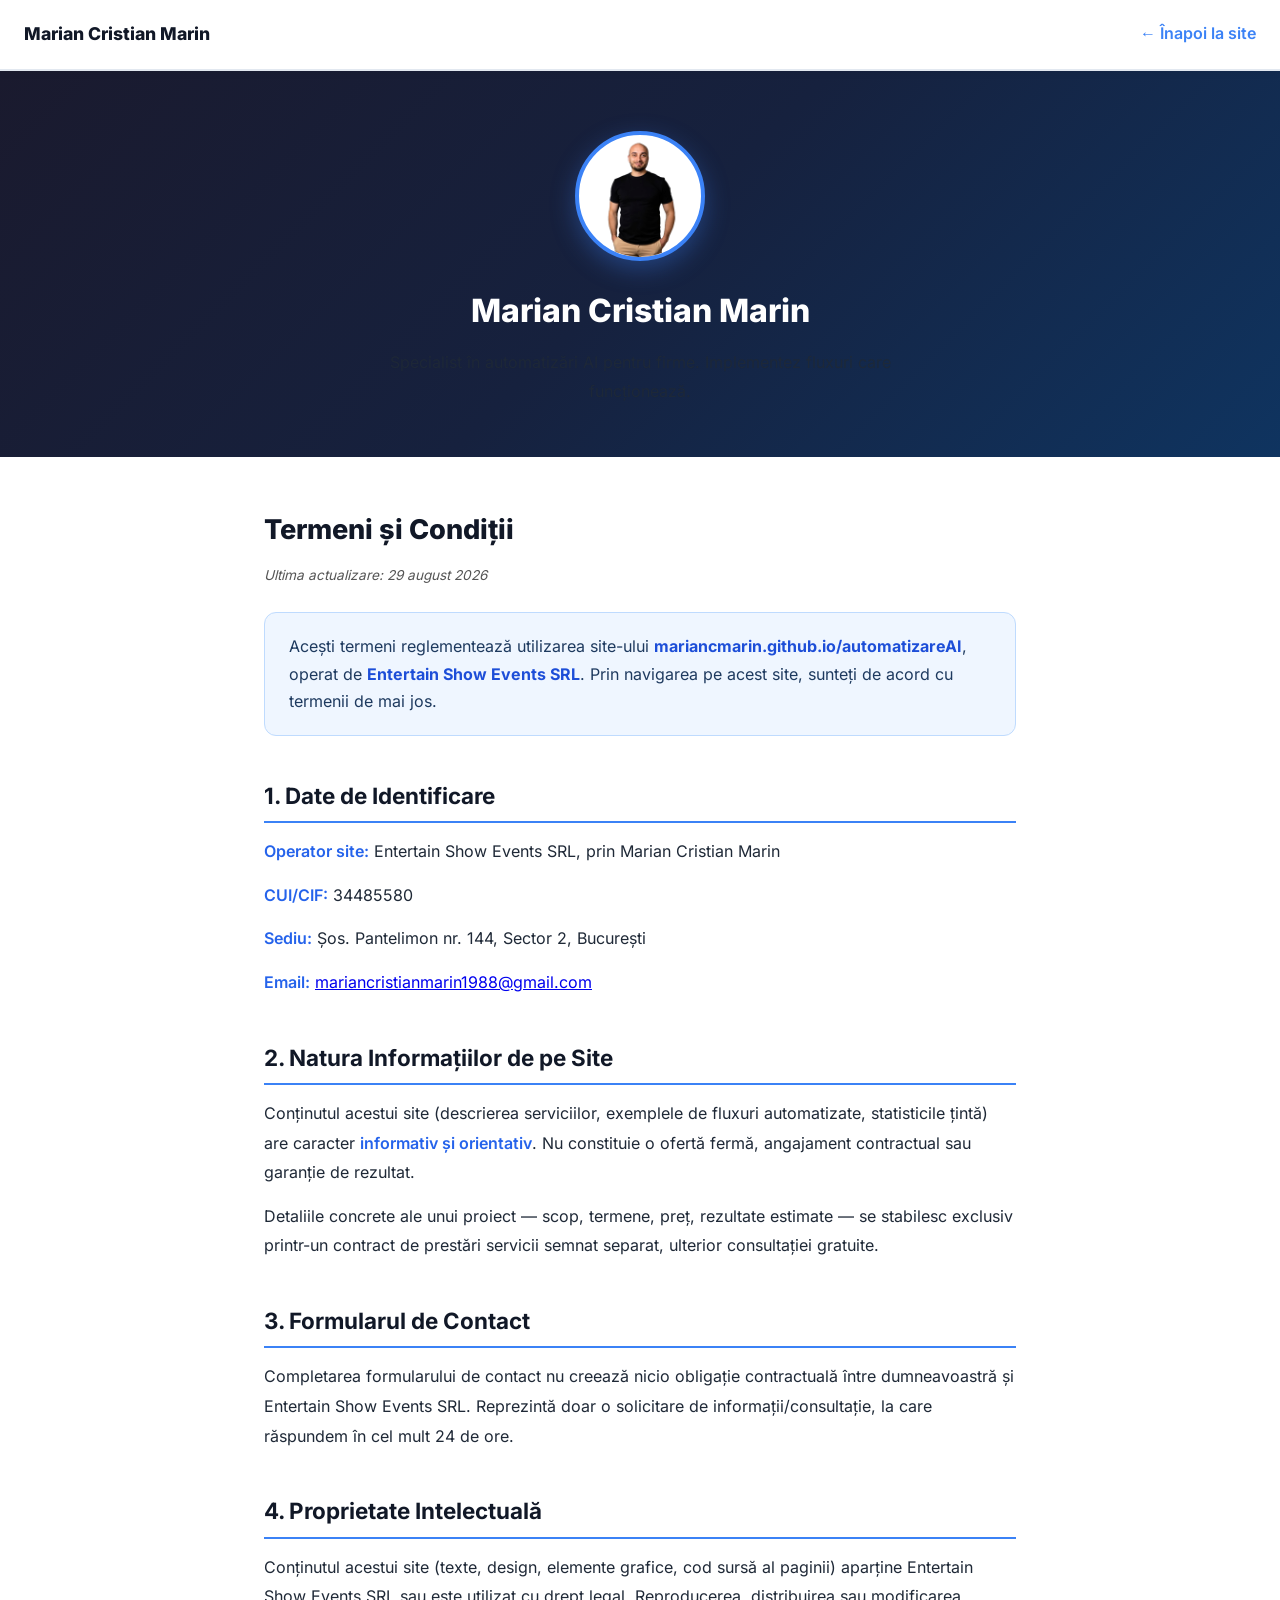
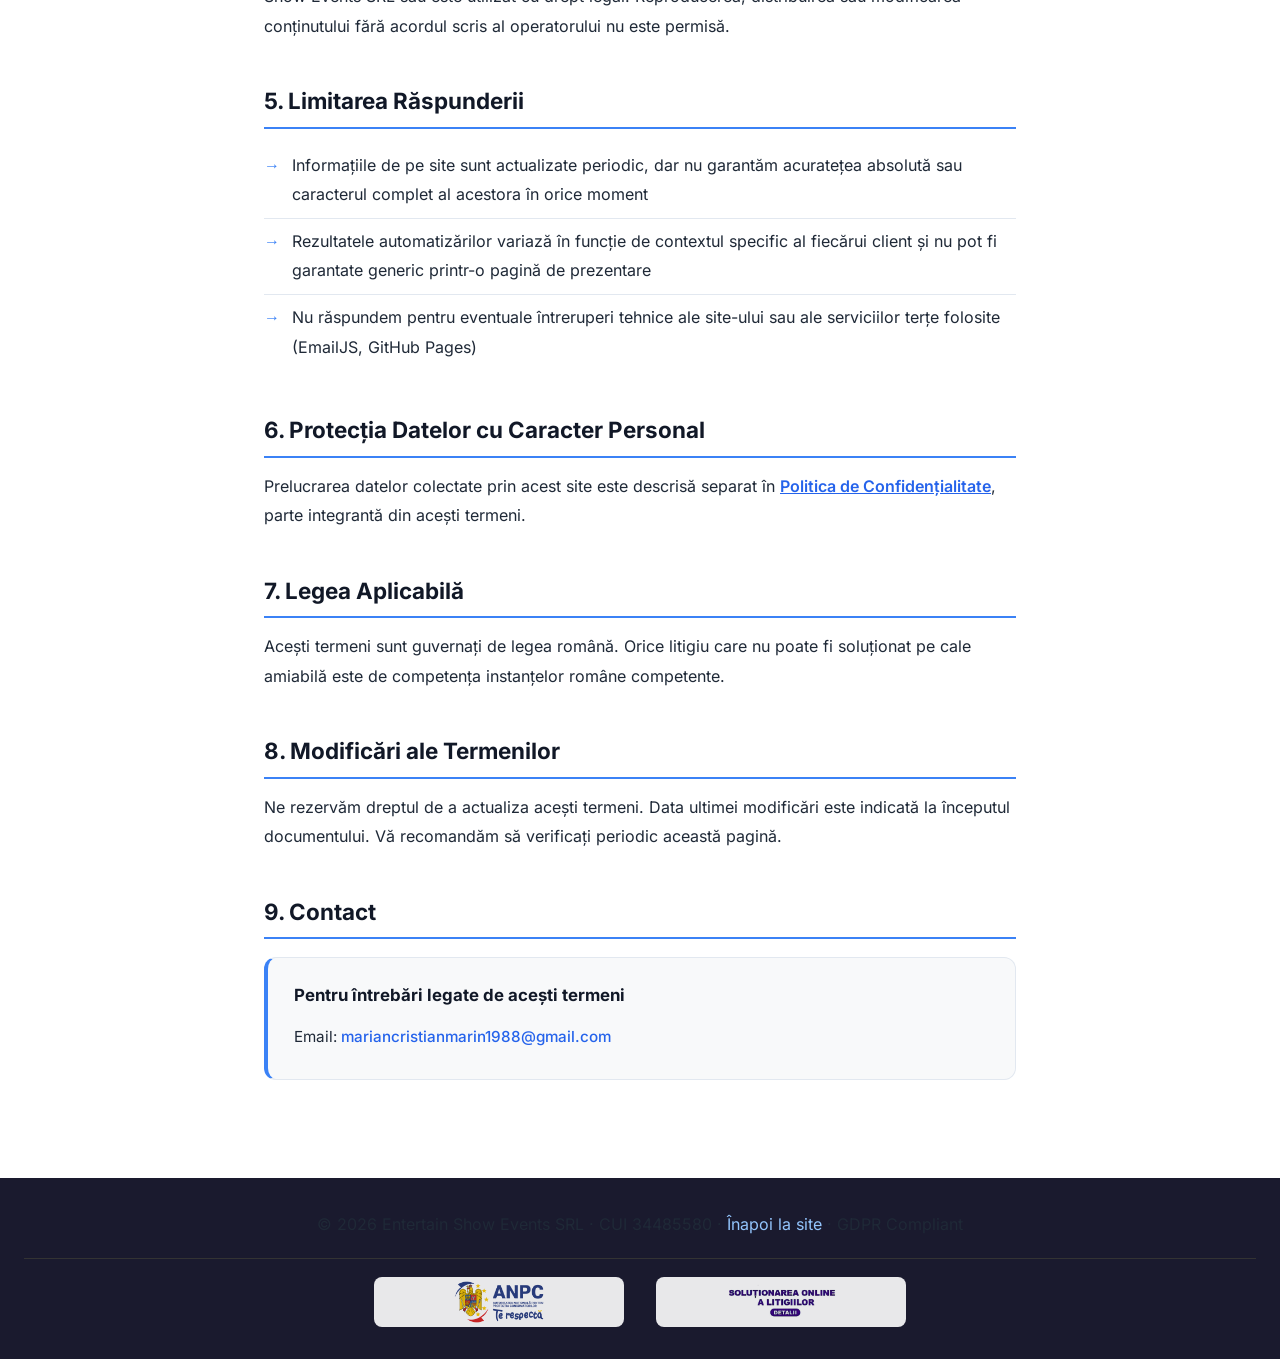
<file: terms.html>
<!DOCTYPE html>
<html lang="ro">
<head>
  <meta charset="UTF-8" />
  <meta name="viewport" content="width=device-width, initial-scale=1.0" />
  <title>Termeni și Condiții - Marian Cristian Marin</title>
  <link href="fonts.css" rel="stylesheet" />
  <style>
    * { box-sizing: border-box; margin: 0; padding: 0; }
    :root {
      --bg: #ffffff;
      --bg-section: #f8f9fa;
      --text: #111827;
      --text-light: #1f2937;
      --accent: #3B82F6;
      --accent-dark: #2563EB;
      --border: #e2e8f0;
      --font: 'Inter', sans-serif;
      --radius: 12px;
    }
    html { scroll-behavior: smooth; }
    body {
      background-color: var(--bg);
      color: var(--text);
      font-family: var(--font);
      font-size: 17px;
      line-height: 1.85;
      -webkit-font-smoothing: antialiased;
    }
    header {
      background: #fff;
      border-bottom: 2px solid var(--border);
      padding: 18px 24px;
      display: flex;
      align-items: center;
      justify-content: space-between;
      position: sticky;
      top: 0;
      z-index: 100;
      box-shadow: 0 2px 8px rgba(0,0,0,0.06);
    }
    header a { color: var(--accent); text-decoration: none; font-weight: 600; font-size: 1rem; }
    header a:hover { text-decoration: underline; }
    .header__logo { font-weight: 800; font-size: 1.1rem; color: var(--text); }
    .profile-hero {
      background: linear-gradient(135deg, #1a1a2e 0%, #16213e 50%, #0f3460 100%);
      padding: 60px 24px 50px;
      text-align: center;
      color: #fff;
    }
    .profile-hero__img-wrap {
      width: 130px; height: 130px;
      border-radius: 50%; overflow: hidden;
      border: 4px solid var(--accent);
      margin: 0 auto 20px;
      box-shadow: 0 8px 24px rgba(59,130,246,0.35);
      background: #ffffff;
    }
    .profile-hero__img-wrap img { width: 100%; height: 100%; object-fit: cover; object-position: top center; display: block; }
    .profile-hero h1 { font-size: 2rem; font-weight: 800; margin-bottom: 8px; }
    .profile-hero p { font-size: 1rem; opacity: 0.85; max-width: 520px; margin: 0 auto; }
    .container { max-width: 800px; margin: 0 auto; padding: 48px 24px 80px; }
    h2 {
      font-size: 1.4rem; font-weight: 700; color: var(--text);
      margin: 44px 0 14px; padding-bottom: 10px;
      border-bottom: 2px solid var(--accent); line-height: 1.4;
    }
    p { margin-bottom: 14px; color: var(--text-light); font-size: 1rem; }
    ul { margin: 12px 0 18px 0; padding-left: 0; list-style: none; }
    ul li {
      color: var(--text-light); font-size: 1rem;
      padding: 8px 0 8px 28px; position: relative;
      border-bottom: 1px solid var(--border);
    }
    ul li:last-child { border-bottom: none; }
    ul li::before { content: '→'; position: absolute; left: 0; color: var(--accent); font-weight: 700; }
    .highlight { color: var(--accent-dark); font-weight: 600; }
    .contact-box {
      background: var(--bg-section); border: 1px solid var(--border);
      border-left: 4px solid var(--accent); border-radius: var(--radius);
      padding: 22px 26px; margin: 18px 0;
    }
    .contact-box h3 { font-size: 1.05rem; font-weight: 700; color: var(--text); margin-bottom: 12px; }
    .contact-box p { margin-bottom: 6px; font-size: 0.95rem; }
    .contact-box a { color: var(--accent-dark); font-weight: 500; text-decoration: none; }
    .contact-box a:hover { text-decoration: underline; }
    .intro-box {
      background: #eff6ff; border: 1px solid #bfdbfe;
      border-radius: var(--radius); padding: 20px 24px;
      margin: 20px 0 36px; font-size: 1rem; color: #1e3a5f; line-height: 1.7;
    }
    .intro-box strong { color: #1d4ed8; }
    .last-updated { font-size: 0.85rem; color: #555; margin-bottom: 24px; font-style: italic; }
    .page-title { font-size: 1.7rem; font-weight: 800; margin-bottom: 8px; color: var(--text); }
    footer {
      background: #1a1a2e; color: #ccc;
      padding: 32px 24px; text-align: center; font-size: 0.9rem;
    }
    footer a { color: #93c5fd; text-decoration: none; }
    footer a:hover { text-decoration: underline; }
    .footer__anpc {
  display: flex;
  justify-content: center;
  align-items: center;
  gap: 32px;
  flex-wrap: wrap;
  margin-top: 18px;
  padding-top: 18px;
  border-top: 1px solid #333;
}
.footer__anpc-link {
  display: inline-block;
  opacity: 0.9;
  transition: opacity 0.2s;
  line-height: 0;
}
.footer__anpc-link:hover { opacity: 1; }
.footer__anpc-img {
  width: 250px !important;
  height: 50px !important;
  max-width: 250px !important;
  max-height: 50px !important;
  object-fit: contain !important;
  background: #ffffff;
  border-radius: 8px;
  padding: 4px 8px;
  display: block !important;
}
    @media (max-width: 640px) {
      .profile-hero h1 { font-size: 1.5rem; }
      h2 { font-size: 1.2rem; }
      body { font-size: 16px; }
      .footer__anpc-img { width: 180px; height: 40px; }
    }
  </style>
</head>
<body>

<header>
  <span class="header__logo">Marian Cristian Marin</span>
  <a href="/">&larr; Înapoi la site</a>
</header>

<div class="profile-hero">
  <div class="profile-hero__img-wrap">
    <img src="marian-profile.png" alt="Marian Cristian Marin" />
  </div>
  <h1>Marian Cristian Marin</h1>
  <p>Specialist în automatizări AI pentru firme. Implementez fluxuri care funcționează.</p>
</div>

<div class="container">
  <h1 class="page-title">Termeni și Condiții</h1>
  <p class="last-updated">Ultima actualizare: 29 august 2026</p>

  <div class="intro-box">
    Acești termeni reglementează utilizarea site-ului <strong>mariancmarin.github.io/automatizareAI</strong>, operat de <strong>Entertain Show Events SRL</strong>. Prin navigarea pe acest site, sunteți de acord cu termenii de mai jos.
  </div>

  <h2>1. Date de Identificare</h2>
  <p><span class="highlight">Operator site:</span> Entertain Show Events SRL, prin Marian Cristian Marin</p>
  <p><span class="highlight">CUI/CIF:</span> 34485580</p>
  <p><span class="highlight">Sediu:</span> Șos. Pantelimon nr. 144, Sector 2, București</p>
  <p><span class="highlight">Email:</span> <a href="mailto:mariancristianmarin1988@gmail.com">mariancristianmarin1988@gmail.com</a></p>

  <h2>2. Natura Informațiilor de pe Site</h2>
  <p>Conținutul acestui site (descrierea serviciilor, exemplele de fluxuri automatizate, statisticile țintă) are caracter <span class="highlight">informativ și orientativ</span>. Nu constituie o ofertă fermă, angajament contractual sau garanție de rezultat.</p>
  <p>Detaliile concrete ale unui proiect — scop, termene, preț, rezultate estimate — se stabilesc exclusiv printr-un contract de prestări servicii semnat separat, ulterior consultației gratuite.</p>

  <h2>3. Formularul de Contact</h2>
  <p>Completarea formularului de contact nu creează nicio obligație contractuală între dumneavoastră și Entertain Show Events SRL. Reprezintă doar o solicitare de informații/consultație, la care răspundem în cel mult 24 de ore.</p>

  <h2>4. Proprietate Intelectuală</h2>
  <p>Conținutul acestui site (texte, design, elemente grafice, cod sursă al paginii) aparține Entertain Show Events SRL sau este utilizat cu drept legal. Reproducerea, distribuirea sau modificarea conținutului fără acordul scris al operatorului nu este permisă.</p>

  <h2>5. Limitarea Răspunderii</h2>
  <ul>
    <li>Informațiile de pe site sunt actualizate periodic, dar nu garantăm acuratețea absolută sau caracterul complet al acestora în orice moment</li>
    <li>Rezultatele automatizărilor variază în funcție de contextul specific al fiecărui client și nu pot fi garantate generic printr-o pagină de prezentare</li>
    <li>Nu răspundem pentru eventuale întreruperi tehnice ale site-ului sau ale serviciilor terțe folosite (EmailJS, GitHub Pages)</li>
  </ul>

  <h2>6. Protecția Datelor cu Caracter Personal</h2>
  <p>Prelucrarea datelor colectate prin acest site este descrisă separat în <a href="privacy.html" class="link" style="color: var(--accent-dark); font-weight: 600;">Politica de Confidențialitate</a>, parte integrantă din acești termeni.</p>

  <h2>7. Legea Aplicabilă</h2>
  <p>Acești termeni sunt guvernați de legea română. Orice litigiu care nu poate fi soluționat pe cale amiabilă este de competența instanțelor române competente.</p>

  <h2>8. Modificări ale Termenilor</h2>
  <p>Ne rezervăm dreptul de a actualiza acești termeni. Data ultimei modificări este indicată la începutul documentului. Vă recomandăm să verificați periodic această pagină.</p>

  <h2>9. Contact</h2>
  <div class="contact-box">
    <h3>Pentru întrebări legate de acești termeni</h3>
    <p>Email: <a href="mailto:mariancristianmarin1988@gmail.com">mariancristianmarin1988@gmail.com</a></p>
  </div>
</div>

<footer>
  <p>&copy; 2026 Entertain Show Events SRL &middot; CUI 34485580 &middot; <a href="/">Înapoi la site</a> &middot; GDPR Compliant</p>
  <div class="footer__anpc">
    <a href="https://anpc.ro/ce-este-sal/" target="_blank" rel="noopener" class="footer__anpc-link">
      <img src="anpc.png" alt="ANPC" class="footer__anpc-img" />
    </a>
    <a href="https://consumer-redress.ec.europa.eu/index_en?prefLang=ro" target="_blank" rel="noopener" class="footer__anpc-link">
      <img src="litigii.png" alt="SOL Litigii" class="footer__anpc-img" />
    </a>
  </div>
</footer>

</body>
</html>
</file>
<file: fonts.css>
@font-face {
  font-family: 'Inter';
  font-style: normal;
  font-weight: 400 800;
  font-display: swap;
  src: url('fonts/inter-latin-ext.woff2') format('woff2');
  unicode-range: U+0100-02BA, U+02BD-02C5, U+02C7-02CC, U+02CE-02D7, U+02DD-02FF, U+0304, U+0308, U+0329, U+1D00-1DBF, U+1E00-1E9F, U+1EF2-1EFF, U+2020, U+20A0-20AB, U+20AD-20C0, U+2113, U+2C60-2C7F, U+A720-A7FF;
}
@font-face {
  font-family: 'Inter';
  font-style: normal;
  font-weight: 400 800;
  font-display: swap;
  src: url('fonts/inter-latin.woff2') format('woff2');
  unicode-range: U+0000-00FF, U+0131, U+0152-0153, U+02BB-02BC, U+02C6, U+02DA, U+02DC, U+0304, U+0308, U+0329, U+2000-206F, U+20AC, U+2122, U+2191, U+2193, U+2212, U+2215, U+FEFF, U+FFFD;
}
@font-face {
  font-family: 'JetBrains Mono';
  font-style: normal;
  font-weight: 400 500;
  font-display: swap;
  src: url('fonts/jetbrainsmono-latin-ext.woff2') format('woff2');
  unicode-range: U+0100-02BA, U+02BD-02C5, U+02C7-02CC, U+02CE-02D7, U+02DD-02FF, U+0304, U+0308, U+0329, U+1D00-1DBF, U+1E00-1E9F, U+1EF2-1EFF, U+2020, U+20A0-20AB, U+20AD-20C0, U+2113, U+2C60-2C7F, U+A720-A7FF;
}
@font-face {
  font-family: 'JetBrains Mono';
  font-style: normal;
  font-weight: 400 500;
  font-display: swap;
  src: url('fonts/jetbrainsmono-latin.woff2') format('woff2');
  unicode-range: U+0000-00FF, U+0131, U+0152-0153, U+02BB-02BC, U+02C6, U+02DA, U+02DC, U+0304, U+0308, U+0329, U+2000-206F, U+20AC, U+2122, U+2191, U+2193, U+2212, U+2215, U+FEFF, U+FFFD;
}
</file>
